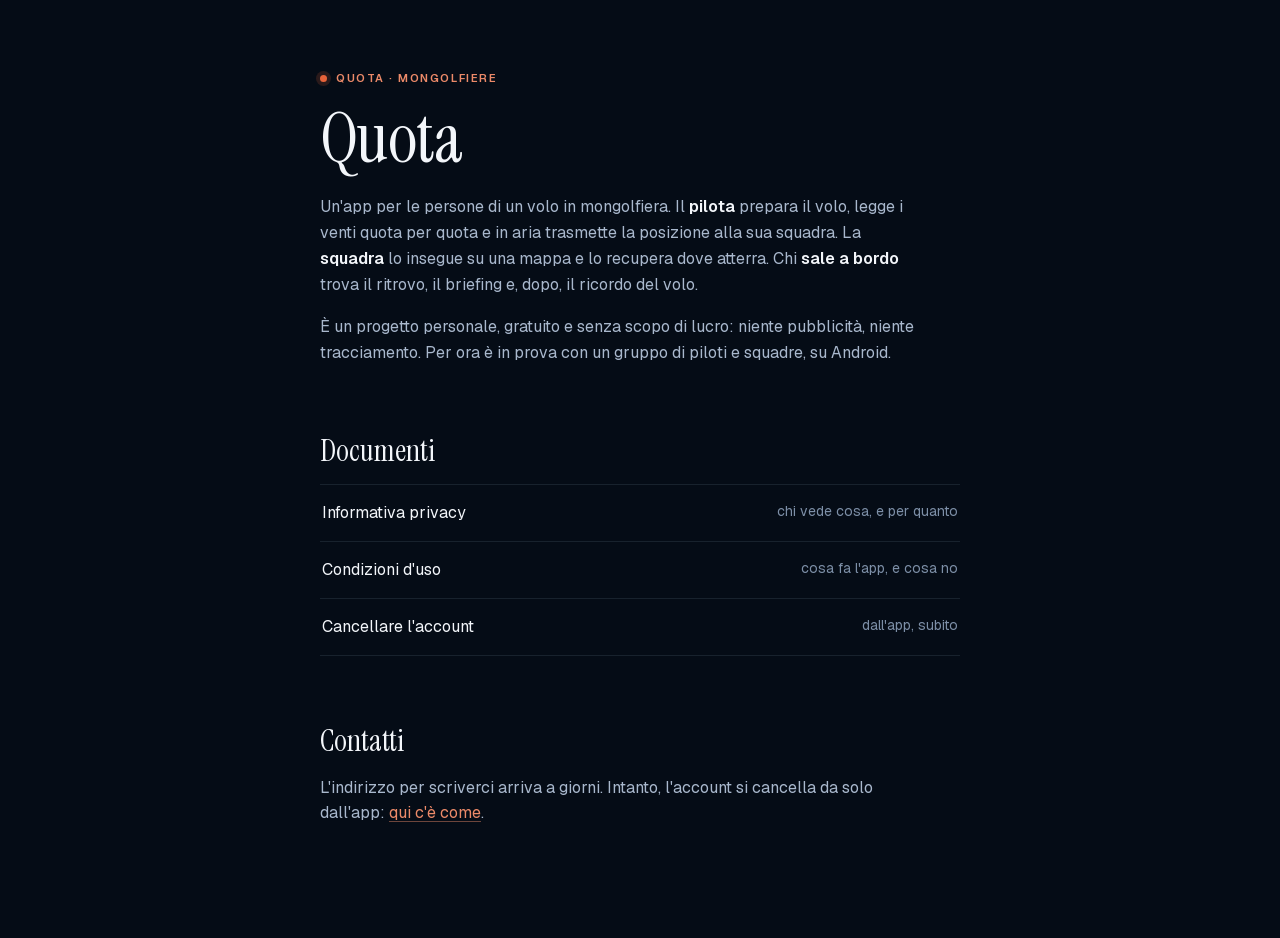
<file: index.html>
<!doctype html>
<html lang="it">
<meta charset="utf-8">
<meta name="viewport" content="width=device-width, initial-scale=1">
<title>Quota</title>
<meta name="description" content="Quota: un'app gratuita per chi vola in mongolfiera, per la squadra che lo insegue e per chi sale a bordo.">
<!-- La pagina d'ingresso del sito pubblico (GitHub Pages, 3 novembre 2026).
     Non è la home di web/index.html: quella racconta un'app di settembre
     («guardare non serve un account», «piloti su invito della direzione») e
     va riscritta prima di uscire. Qui c'è solo quello che è vero oggi, e le
     tre pagine che gli store vogliono raggiungibili. Le legali rimandano a
     `index.html#contatti`: la sezione deve restare. -->
<link rel="icon" href="data:image/svg+xml,%3Csvg xmlns='http://www.w3.org/2000/svg' viewBox='0 0 64 80'%3E%3Cpath fill='%23E8633A' d='M32 3c14 0 23 11 23 24 0 12-9 22-16 29l-1 4H26l-1-4C18 49 9 39 9 27 9 14 18 3 32 3Z'/%3E%3Crect x='27' y='61' width='10' height='8' rx='2' fill='%235C5040'/%3E%3C/svg%3E">
<link rel="stylesheet" href="fonts.css">
<style>
:root{--e300:#EC8A69;--e400:#E8633A;--d900:#050C16;--d700:#0F1E30;
  --line:rgba(198,219,245,.10);--ink1:#F3F6FA;--ink2:#A9B8CD;--ink3:#7D8FA7;
  --disp:"Instrument Serif",Georgia,serif;--ui:"Geist",system-ui,sans-serif;color-scheme:dark}
*{box-sizing:border-box}
body{margin:0;background:var(--d900);color:var(--ink1);font-family:var(--ui);
  font-size:16px;line-height:1.62;-webkit-font-smoothing:antialiased}
.wrap{max-width:44rem;margin:0 auto;padding:clamp(2rem,6vw,4rem) clamp(1.1rem,4vw,2rem) 6rem}
h1{font-family:var(--disp);font-weight:400;font-size:clamp(3rem,10vw,4.4rem);line-height:1;
  letter-spacing:-.01em;margin:0 0 .3em}
h2{font-family:var(--disp);font-weight:400;font-size:clamp(1.5rem,4vw,1.9rem);line-height:1.2;
  margin:2.2em 0 .5em;text-wrap:balance}
p{margin:0 0 1em;color:var(--ink2);max-width:38rem}
b{color:var(--ink1);font-weight:600}
a{color:var(--e300);text-decoration:underline;text-underline-offset:.18em;
  text-decoration-thickness:1px;text-decoration-color:rgba(236,138,105,.45)}
a:hover{text-decoration-color:var(--e300)}
a:focus-visible{outline:2px solid var(--e400);outline-offset:3px;border-radius:2px}
.marchio{display:inline-flex;align-items:center;gap:9px;font-size:11px;font-weight:600;
  letter-spacing:.14em;text-transform:uppercase;color:var(--e300);margin-bottom:1.4em}
.marchio i{width:7px;height:7px;border-radius:50%;background:var(--e400);box-shadow:0 0 0 4px rgba(232,99,58,.16)}
.pagine{list-style:none;margin:0;padding:0;border-top:1px solid var(--line)}
.pagine li{border-bottom:1px solid var(--line)}
.pagine a{display:flex;justify-content:space-between;gap:1rem;padding:15px 2px;text-decoration:none;color:var(--ink1)}
.pagine a span{color:var(--ink3);font-size:14px}
.pagine a:hover span{color:var(--e300)}
</style>
<div class="wrap">
  <span class="marchio"><i></i>Quota · mongolfiere</span>
  <h1>Quota</h1>
  <p>Un'app per le persone di un volo in mongolfiera. Il <b>pilota</b> prepara il volo, legge i venti quota per quota e in aria trasmette la posizione alla sua squadra. La <b>squadra</b> lo insegue su una mappa e lo recupera dove atterra. Chi <b>sale a bordo</b> trova il ritrovo, il briefing e, dopo, il ricordo del volo.</p>
  <p>È un progetto personale, gratuito e senza scopo di lucro: niente pubblicità, niente tracciamento. Per ora è in prova con un gruppo di piloti e squadre, su Android.</p>

  <h2>Documenti</h2>
  <ul class="pagine">
    <li><a href="privacy.html">Informativa privacy <span>chi vede cosa, e per quanto</span></a></li>
    <li><a href="condizioni.html">Condizioni d'uso <span>cosa fa l'app, e cosa no</span></a></li>
    <li><a href="cancella-account.html">Cancellare l'account <span>dall'app, subito</span></a></li>
  </ul>

  <h2 id="contatti">Contatti</h2>
  <p>L'indirizzo per scriverci arriva a giorni. Intanto, l'account si cancella da solo dall'app: <a href="cancella-account.html">qui c'è come</a>.</p>
</div>
</file>
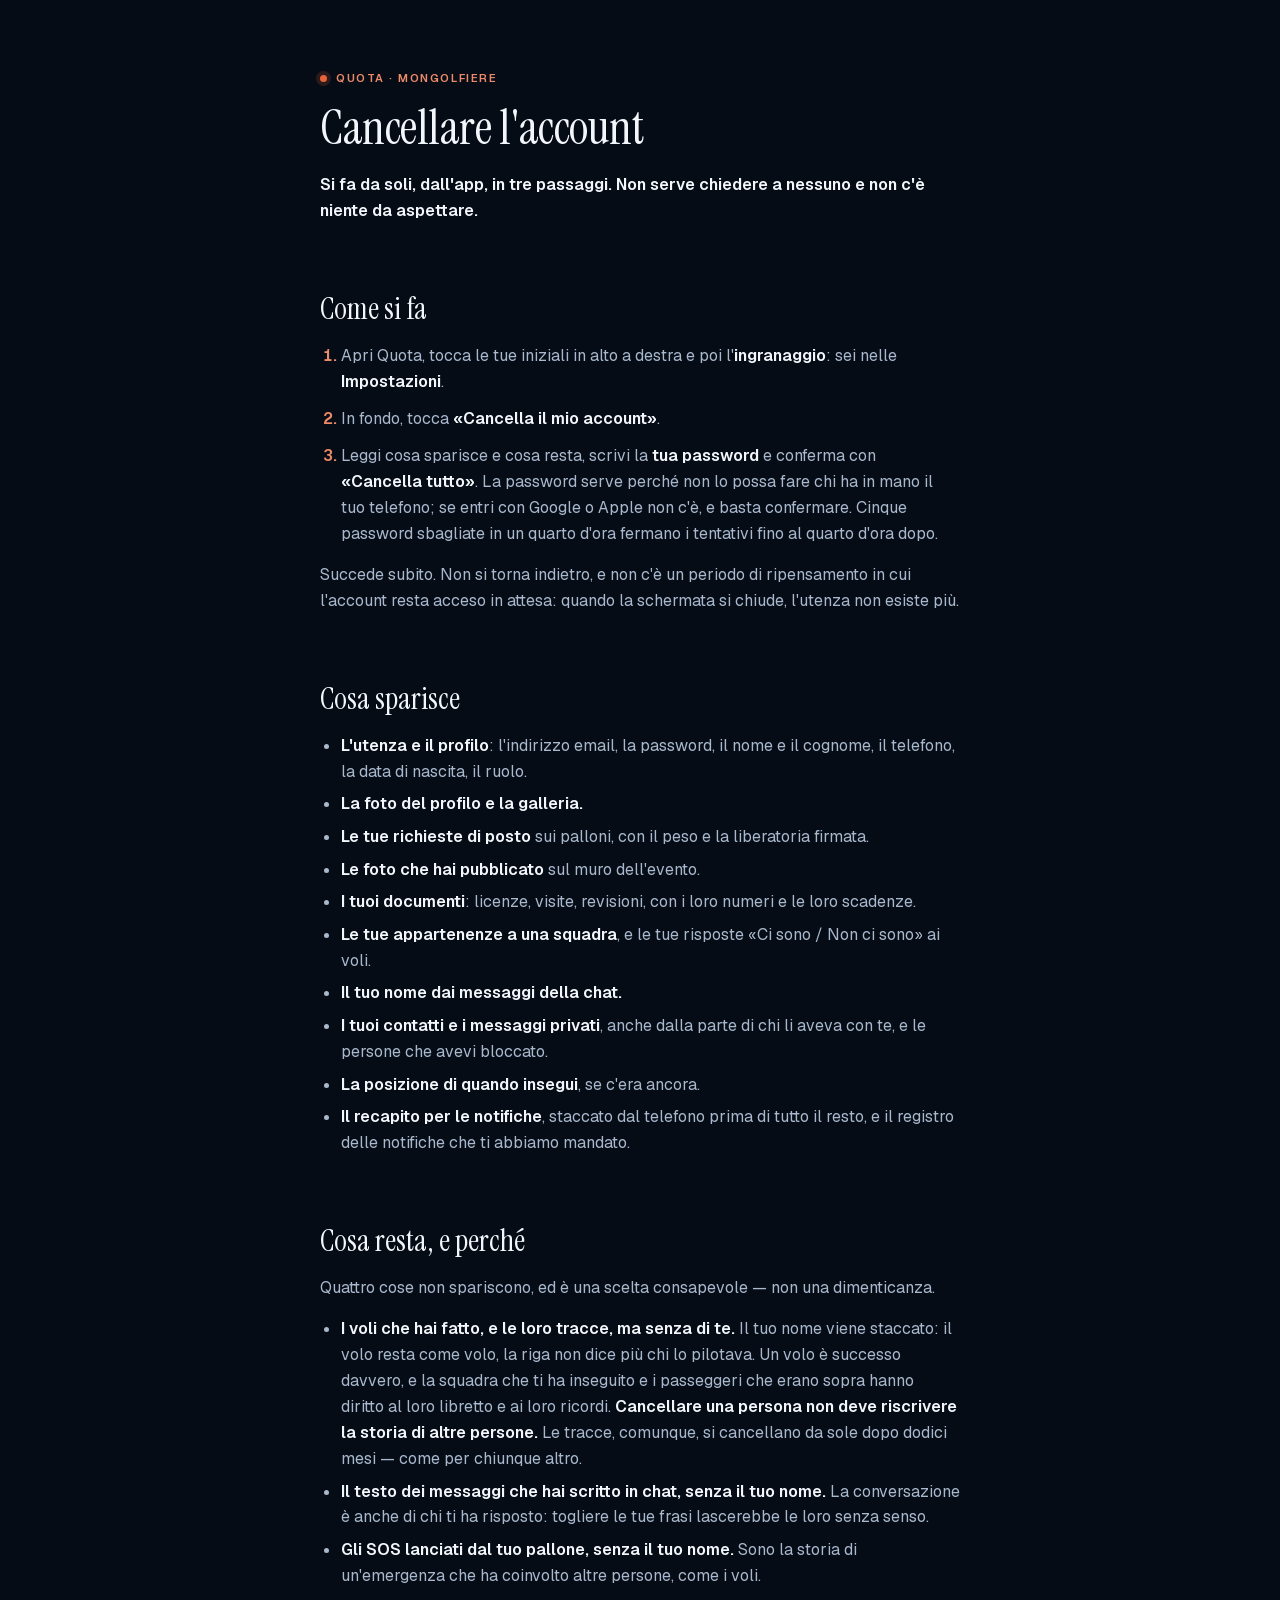
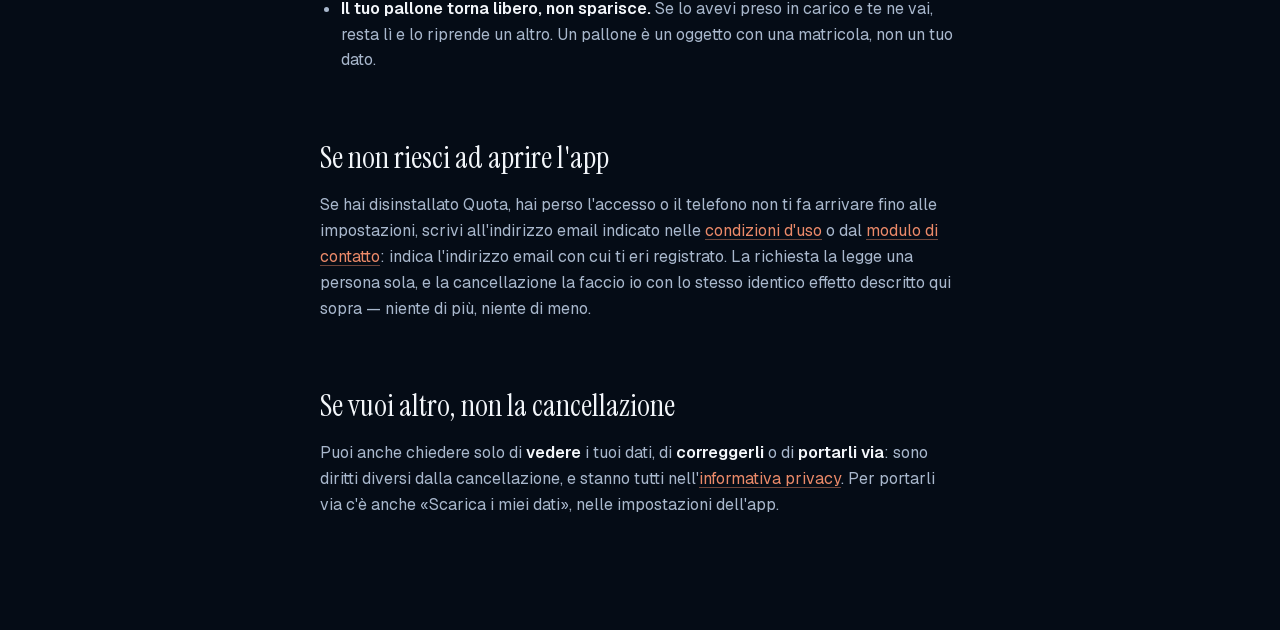
<file: cancella-account.html>
<!doctype html>
<html lang="it">
<meta charset="utf-8">
<meta name="viewport" content="width=device-width, initial-scale=1">
<title>Cancellare l'account di Quota</title>
<link rel="icon" href="data:image/svg+xml,%3Csvg xmlns='http://www.w3.org/2000/svg' viewBox='0 0 64 80'%3E%3Cpath fill='%23E8633A' d='M32 3c14 0 23 11 23 24 0 12-9 22-16 29l-1 4H26l-1-4C18 49 9 39 9 27 9 14 18 3 32 3Z'/%3E%3Crect x='27' y='61' width='10' height='8' rx='2' fill='%235C5040'/%3E%3C/svg%3E">
<link rel="stylesheet" href="fonts.css">
<style>
:root{--e300:#EC8A69;--e400:#E8633A;--d900:#050C16;--d800:#0A1523;--d700:#0F1E30;
  --line:rgba(198,219,245,.10);--ink1:#F3F6FA;--ink2:#A9B8CD;--ink3:#7D8FA7;
  --disp:"Instrument Serif",Georgia,serif;--ui:"Geist",system-ui,sans-serif;--mono:"JetBrains Mono",ui-monospace,monospace}
*{box-sizing:border-box}
body{margin:0;background:var(--d900);color:var(--ink1);font-family:var(--ui);
  font-size:16px;line-height:1.62;-webkit-font-smoothing:antialiased}
.wrap{max-width:44rem;margin:0 auto;padding:clamp(2rem,6vw,4rem) clamp(1.1rem,4vw,2rem) 6rem}
h1{font-family:var(--disp);font-weight:400;font-size:clamp(2.2rem,6vw,3rem);line-height:1.05;
  letter-spacing:-.01em;margin:0 0 .4em;text-wrap:balance}
h2{font-family:var(--disp);font-weight:400;font-size:clamp(1.5rem,4vw,1.9rem);line-height:1.2;
  margin:2.2em 0 .5em;text-wrap:balance}
h2,h3{scroll-margin-top:2.2rem}
h3{font-size:1.02rem;font-weight:600;margin:1.8em 0 .4em;color:var(--ink1)}
p,li{color:var(--ink2)}
p{margin:0 0 1em}
b{color:var(--ink1);font-weight:600}
ul,ol{margin:0 0 1em;padding-left:1.3rem}
li{margin-bottom:.42em}
ol li{margin-bottom:.7em}
ol li::marker{color:var(--e300);font-weight:600}
/* I link erano quelli di sistema: blu #0000EE su fondo #050C16, cioe' 2.09 di
   contrasto. L'arancio del marchio fa 7.85, e la sottolineatura c'e' perche' il
   colore da solo non basta a dire «e' un link». */
a{color:var(--e300);text-decoration:underline;text-underline-offset:.18em;
  text-decoration-thickness:1px;text-decoration-color:rgba(236,138,105,.45)}
a:hover{text-decoration-color:var(--e300)}
a:focus-visible{outline:2px solid var(--e400);outline-offset:3px;border-radius:2px}
code{font-family:var(--mono);font-size:.86em;background:var(--d700);padding:.1em .38em;border-radius:3px;color:var(--e300)}
.avviso{background:rgba(226,169,59,.10);border:1px solid rgba(226,169,59,.32);border-radius:12px;
  padding:15px 17px;margin:0 0 1.6em}
.avviso p{margin:0;color:#F0B23F;font-size:14.5px}
table{width:100%;border-collapse:collapse;margin:0 0 1.4em;font-size:14.5px;display:block;overflow-x:auto}
th,td{text-align:left;padding:10px 12px;border-bottom:1px solid var(--line);vertical-align:top}
th{color:var(--ink3);font-size:11px;letter-spacing:.1em;text-transform:uppercase;font-weight:600}
td{color:var(--ink2)}
.marchio{display:inline-flex;align-items:center;gap:9px;font-size:11px;font-weight:600;
  letter-spacing:.14em;text-transform:uppercase;color:var(--e300);margin-bottom:1.4em}
.marchio i{width:7px;height:7px;border-radius:50%;background:var(--e400);box-shadow:0 0 0 4px rgba(232,99,58,.16)}
</style>
<div class="wrap">
  <span class="marchio"><i></i>Quota · mongolfiere</span>
<h1>Cancellare l'account</h1>
<p><b>Si fa da soli, dall'app, in tre passaggi. Non serve chiedere a nessuno e non c'è niente da aspettare.</b></p>
<h2 id="come">Come si fa</h2>
<ol>
<li>Apri Quota, tocca le tue iniziali in alto a destra e poi l'<b>ingranaggio</b>: sei nelle <b>Impostazioni</b>.</li>
<li>In fondo, tocca <b>«Cancella il mio account»</b>.</li>
<li>Leggi cosa sparisce e cosa resta, scrivi la <b>tua password</b> e conferma con <b>«Cancella tutto»</b>. La password serve perché non lo possa fare chi ha in mano il tuo telefono; se entri con Google o Apple non c'è, e basta confermare. Cinque password sbagliate in un quarto d'ora fermano i tentativi fino al quarto d'ora dopo.</li>
</ol>
<p>Succede subito. Non si torna indietro, e non c'è un periodo di ripensamento in cui l'account resta acceso in attesa: quando la schermata si chiude, l'utenza non esiste più.</p>
<h2 id="sparisce">Cosa sparisce</h2>
<ul>
<li><b>L'utenza e il profilo</b>: l'indirizzo email, la password, il nome e il cognome, il telefono, la data di nascita, il ruolo.</li>
<li><b>La foto del profilo e la galleria.</b></li>
<li><b>Le tue richieste di posto</b> sui palloni, con il peso e la liberatoria firmata.</li>
<li><b>Le foto che hai pubblicato</b> sul muro dell'evento.</li>
<li><b>I tuoi documenti</b>: licenze, visite, revisioni, con i loro numeri e le loro scadenze.</li>
<li><b>Le tue appartenenze a una squadra</b>, e le tue risposte «Ci sono / Non ci sono» ai voli.</li>
<li><b>Il tuo nome dai messaggi della chat.</b></li>
<li><b>I tuoi contatti e i messaggi privati</b>, anche dalla parte di chi li aveva con te, e le persone che avevi bloccato.</li>
<li><b>La posizione di quando insegui</b>, se c'era ancora.</li>
<li><b>Il recapito per le notifiche</b>, staccato dal telefono prima di tutto il resto, e il registro delle notifiche che ti abbiamo mandato.</li>
</ul>
<h2 id="resta">Cosa resta, e perché</h2>
<p>Quattro cose non spariscono, ed è una scelta consapevole — non una dimenticanza.</p>
<ul>
<li><b>I voli che hai fatto, e le loro tracce, ma senza di te.</b> Il tuo nome viene staccato: il volo resta come volo, la riga non dice più chi lo pilotava. Un volo è successo davvero, e la squadra che ti ha inseguito e i passeggeri che erano sopra hanno diritto al loro libretto e ai loro ricordi. <b>Cancellare una persona non deve riscrivere la storia di altre persone.</b> Le tracce, comunque, si cancellano da sole dopo dodici mesi — come per chiunque altro.</li>
<li><b>Il testo dei messaggi che hai scritto in chat, senza il tuo nome.</b> La conversazione è anche di chi ti ha risposto: togliere le tue frasi lascerebbe le loro senza senso.</li>
<li><b>Gli SOS lanciati dal tuo pallone, senza il tuo nome.</b> Sono la storia di un'emergenza che ha coinvolto altre persone, come i voli.</li>
<li><b>Il tuo pallone torna libero, non sparisce.</b> Se lo avevi preso in carico e te ne vai, resta lì e lo riprende un altro. Un pallone è un oggetto con una matricola, non un tuo dato.</li>
</ul>
<h2 id="senza-app">Se non riesci ad aprire l'app</h2>
<p>Se hai disinstallato Quota, hai perso l'accesso o il telefono non ti fa arrivare fino alle impostazioni, scrivi all'indirizzo email indicato nelle <a href="condizioni.html#contatti">condizioni d'uso</a> o dal <a href="index.html#contatti">modulo di contatto</a>: indica l'indirizzo email con cui ti eri registrato. La richiesta la legge una persona sola, e la cancellazione la faccio io con lo stesso identico effetto descritto qui sopra — niente di più, niente di meno.</p>
<h2 id="altro">Se vuoi altro, non la cancellazione</h2>
<p>Puoi anche chiedere solo di <b>vedere</b> i tuoi dati, di <b>correggerli</b> o di <b>portarli via</b>: sono diritti diversi dalla cancellazione, e stanno tutti nell'<a href="privacy.html#diritti">informativa privacy</a>. Per portarli via c'è anche «Scarica i miei dati», nelle impostazioni dell'app.</p>
</div>
</file>
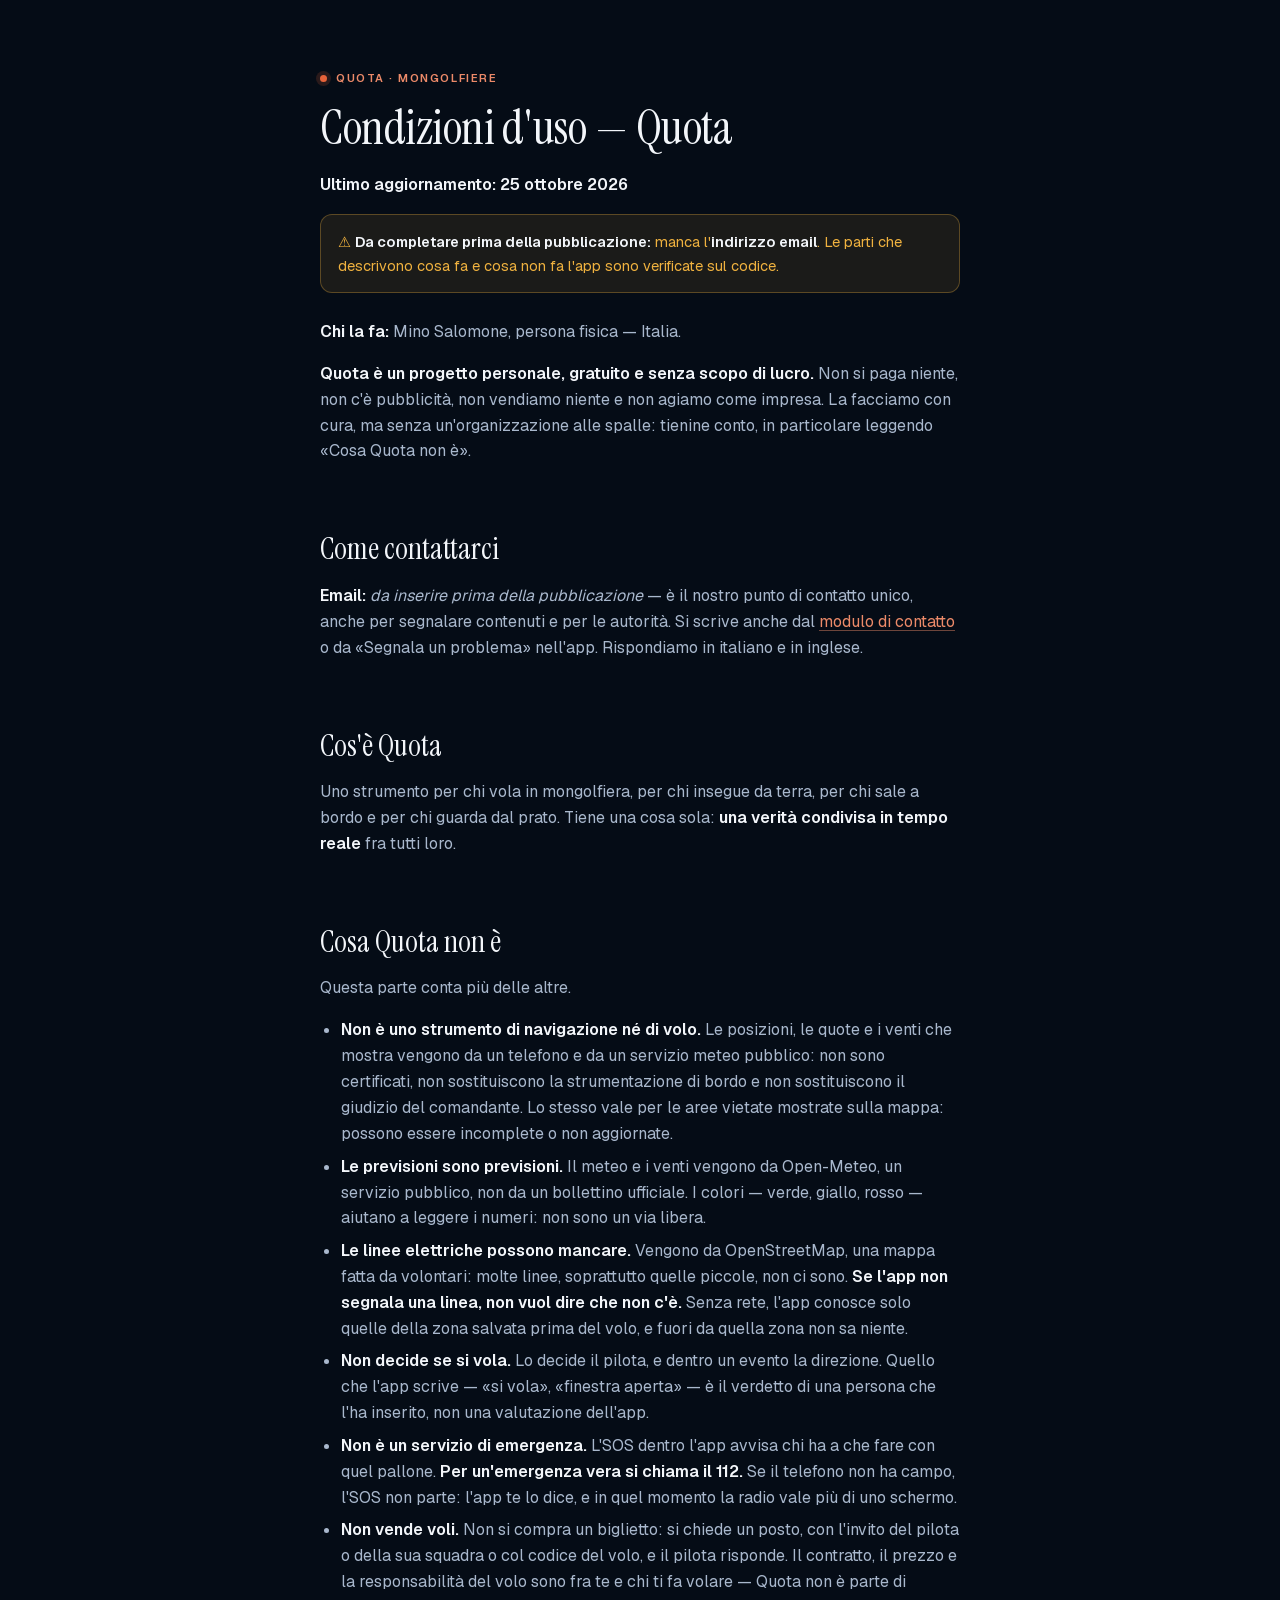
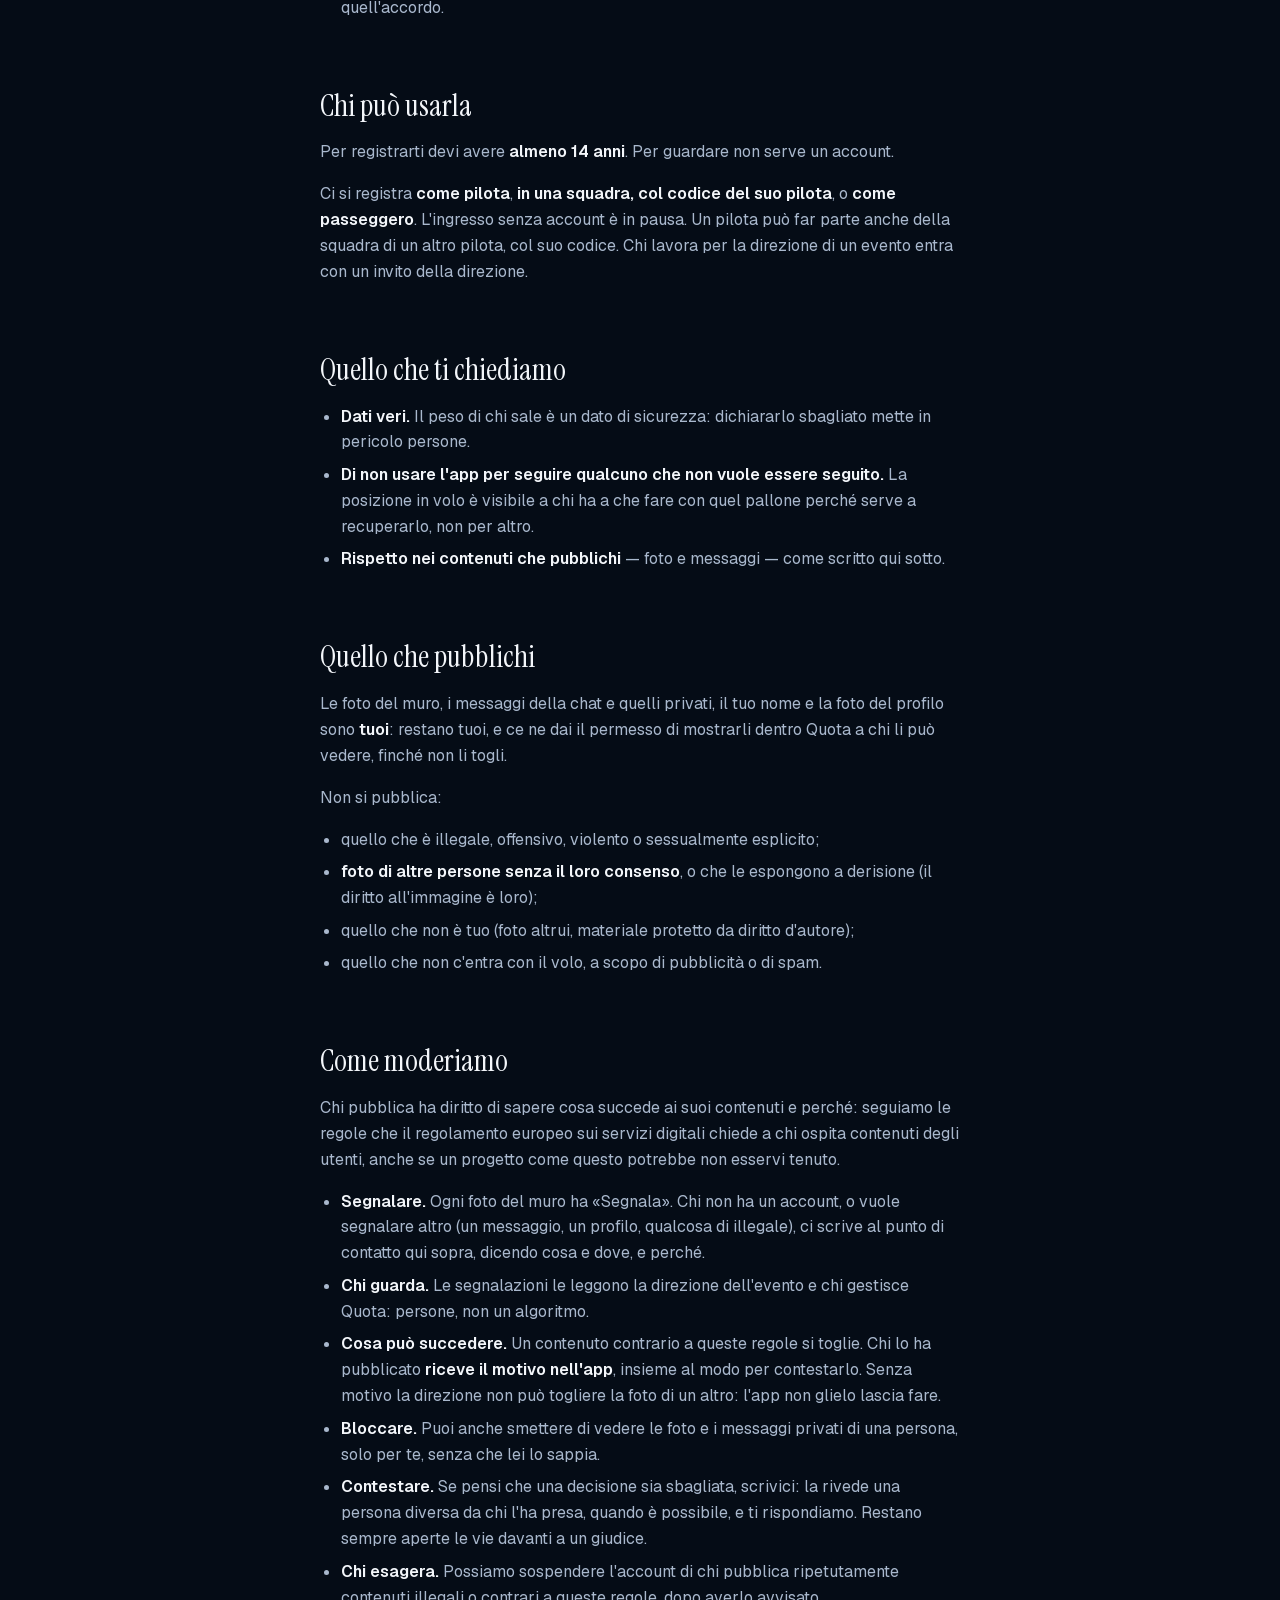
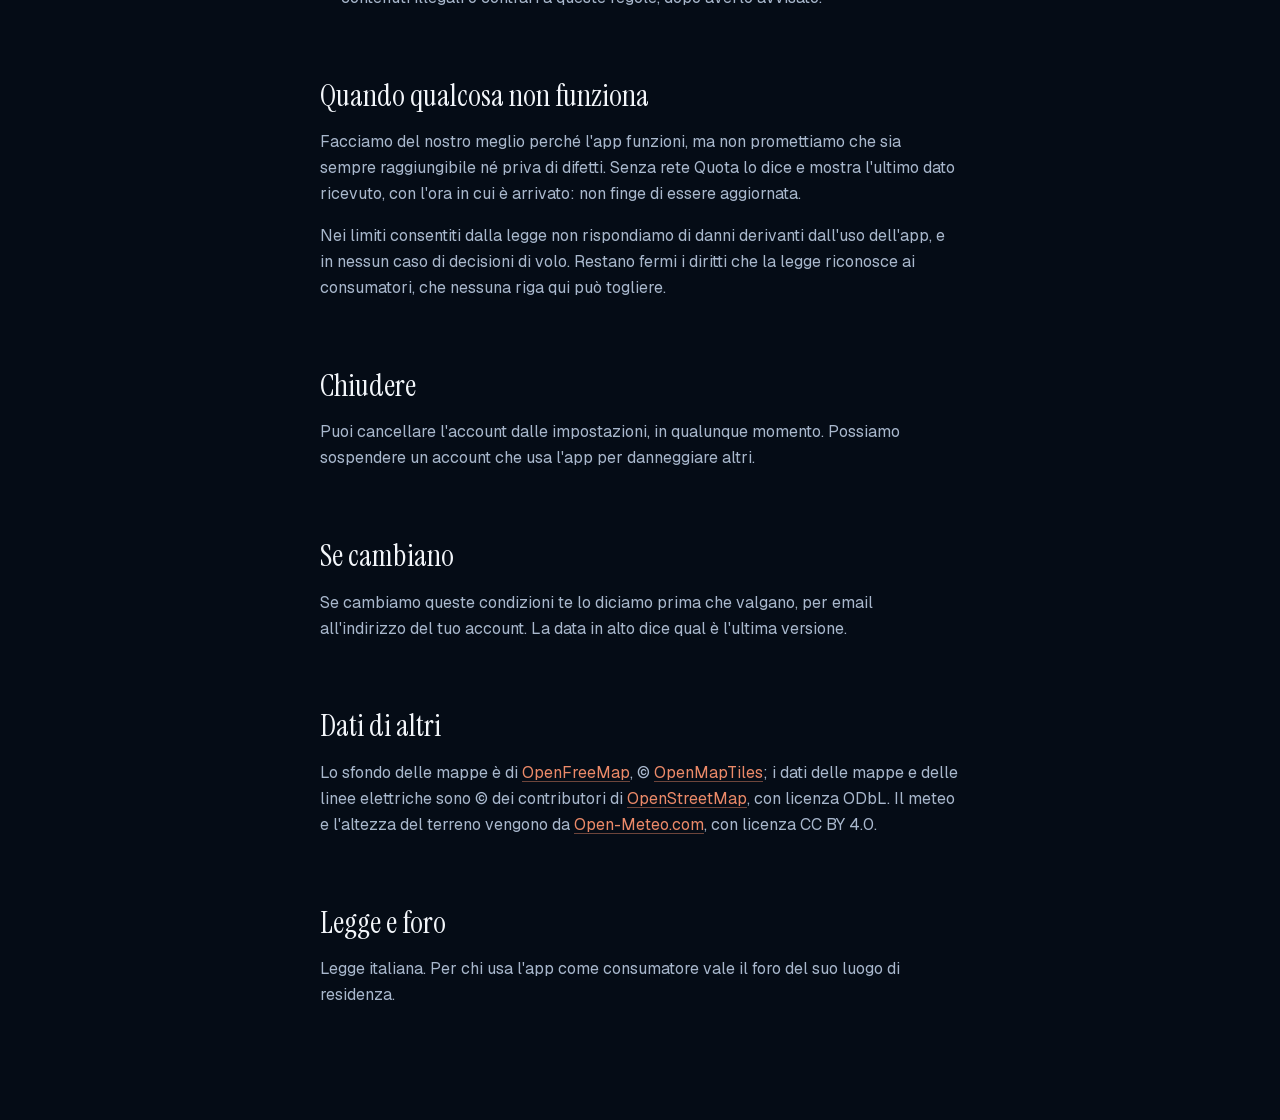
<file: condizioni.html>
<!doctype html>
<html lang="it">
<meta charset="utf-8">
<meta name="viewport" content="width=device-width, initial-scale=1">
<title>Condizioni d'uso di Quota</title>
<link rel="icon" href="data:image/svg+xml,%3Csvg xmlns='http://www.w3.org/2000/svg' viewBox='0 0 64 80'%3E%3Cpath fill='%23E8633A' d='M32 3c14 0 23 11 23 24 0 12-9 22-16 29l-1 4H26l-1-4C18 49 9 39 9 27 9 14 18 3 32 3Z'/%3E%3Crect x='27' y='61' width='10' height='8' rx='2' fill='%235C5040'/%3E%3C/svg%3E">
<link rel="stylesheet" href="fonts.css">
<style>
:root{--e300:#EC8A69;--e400:#E8633A;--d900:#050C16;--d800:#0A1523;--d700:#0F1E30;
  --line:rgba(198,219,245,.10);--ink1:#F3F6FA;--ink2:#A9B8CD;--ink3:#7D8FA7;
  --disp:"Instrument Serif",Georgia,serif;--ui:"Geist",system-ui,sans-serif;--mono:"JetBrains Mono",ui-monospace,monospace}
*{box-sizing:border-box}
body{margin:0;background:var(--d900);color:var(--ink1);font-family:var(--ui);
  font-size:16px;line-height:1.62;-webkit-font-smoothing:antialiased}
.wrap{max-width:44rem;margin:0 auto;padding:clamp(2rem,6vw,4rem) clamp(1.1rem,4vw,2rem) 6rem}
h1{font-family:var(--disp);font-weight:400;font-size:clamp(2.2rem,6vw,3rem);line-height:1.05;
  letter-spacing:-.01em;margin:0 0 .4em;text-wrap:balance}
h2{font-family:var(--disp);font-weight:400;font-size:clamp(1.5rem,4vw,1.9rem);line-height:1.2;
  margin:2.2em 0 .5em;text-wrap:balance}
h2,h3{scroll-margin-top:2.2rem}
h3{font-size:1.02rem;font-weight:600;margin:1.8em 0 .4em;color:var(--ink1)}
p,li{color:var(--ink2)}
p{margin:0 0 1em}
b{color:var(--ink1);font-weight:600}
ul,ol{margin:0 0 1em;padding-left:1.3rem}
li{margin-bottom:.42em}
ol li{margin-bottom:.7em}
ol li::marker{color:var(--e300);font-weight:600}
/* I link erano quelli di sistema: blu #0000EE su fondo #050C16, cioe' 2.09 di
   contrasto. L'arancio del marchio fa 7.85, e la sottolineatura c'e' perche' il
   colore da solo non basta a dire «e' un link». */
a{color:var(--e300);text-decoration:underline;text-underline-offset:.18em;
  text-decoration-thickness:1px;text-decoration-color:rgba(236,138,105,.45)}
a:hover{text-decoration-color:var(--e300)}
a:focus-visible{outline:2px solid var(--e400);outline-offset:3px;border-radius:2px}
code{font-family:var(--mono);font-size:.86em;background:var(--d700);padding:.1em .38em;border-radius:3px;color:var(--e300)}
.avviso{background:rgba(226,169,59,.10);border:1px solid rgba(226,169,59,.32);border-radius:12px;
  padding:15px 17px;margin:0 0 1.6em}
.avviso p{margin:0;color:#F0B23F;font-size:14.5px}
table{width:100%;border-collapse:collapse;margin:0 0 1.4em;font-size:14.5px;display:block;overflow-x:auto}
th,td{text-align:left;padding:10px 12px;border-bottom:1px solid var(--line);vertical-align:top}
th{color:var(--ink3);font-size:11px;letter-spacing:.1em;text-transform:uppercase;font-weight:600}
td{color:var(--ink2)}
.marchio{display:inline-flex;align-items:center;gap:9px;font-size:11px;font-weight:600;
  letter-spacing:.14em;text-transform:uppercase;color:var(--e300);margin-bottom:1.4em}
.marchio i{width:7px;height:7px;border-radius:50%;background:var(--e400);box-shadow:0 0 0 4px rgba(232,99,58,.16)}
</style>
<div class="wrap">
  <span class="marchio"><i></i>Quota · mongolfiere</span>
<h1>Condizioni d'uso — Quota</h1>
<p><b>Ultimo aggiornamento: 25 ottobre 2026</b></p>
<div class="avviso"><p>⚠️ <b>Da completare prima della pubblicazione:</b> manca l'<b>indirizzo email</b>. Le parti che descrivono cosa fa e cosa non fa l'app sono verificate sul codice.</p></div>
<p><b>Chi la fa:</b> Mino Salomone, persona fisica — Italia.</p>
<p><b>Quota è un progetto personale, gratuito e senza scopo di lucro.</b> Non si paga niente, non c'è pubblicità, non vendiamo niente e non agiamo come impresa. La facciamo con cura, ma senza un'organizzazione alle spalle: tienine conto, in particolare leggendo «Cosa Quota non è».</p>
<h2 id="contatti">Come contattarci</h2>
<p><b>Email:</b> <i>da inserire prima della pubblicazione</i> — è il nostro punto di contatto unico, anche per segnalare contenuti e per le autorità. Si scrive anche dal <a href="index.html#contatti">modulo di contatto</a> o da «Segnala un problema» nell'app. Rispondiamo in italiano e in inglese.</p>
<h2>Cos'è Quota</h2>
<p>Uno strumento per chi vola in mongolfiera, per chi insegue da terra, per chi sale a bordo e per chi guarda dal prato. Tiene una cosa sola: <b>una verità condivisa in tempo reale</b> fra tutti loro.</p>
<h2>Cosa Quota non è</h2>
<p>Questa parte conta più delle altre.</p>
<ul>
<li><b>Non è uno strumento di navigazione né di volo.</b> Le posizioni, le quote e i venti che mostra vengono da un telefono e da un servizio meteo pubblico: non sono certificati, non sostituiscono la strumentazione di bordo e non sostituiscono il giudizio del comandante. Lo stesso vale per le aree vietate mostrate sulla mappa: possono essere incomplete o non aggiornate.</li>
<li><b>Le previsioni sono previsioni.</b> Il meteo e i venti vengono da Open-Meteo, un servizio pubblico, non da un bollettino ufficiale. I colori — verde, giallo, rosso — aiutano a leggere i numeri: non sono un via libera.</li>
<li><b>Le linee elettriche possono mancare.</b> Vengono da OpenStreetMap, una mappa fatta da volontari: molte linee, soprattutto quelle piccole, non ci sono. <b>Se l'app non segnala una linea, non vuol dire che non c'è.</b> Senza rete, l'app conosce solo quelle della zona salvata prima del volo, e fuori da quella zona non sa niente.</li>
<li><b>Non decide se si vola.</b> Lo decide il pilota, e dentro un evento la direzione. Quello che l'app scrive — «si vola», «finestra aperta» — è il verdetto di una persona che l'ha inserito, non una valutazione dell'app.</li>
<li><b>Non è un servizio di emergenza.</b> L'SOS dentro l'app avvisa chi ha a che fare con quel pallone. <b>Per un'emergenza vera si chiama il 112.</b> Se il telefono non ha campo, l'SOS non parte: l'app te lo dice, e in quel momento la radio vale più di uno schermo.</li>
<li><b>Non vende voli.</b> Non si compra un biglietto: si chiede un posto, con l'invito del pilota o della sua squadra o col codice del volo, e il pilota risponde. Il contratto, il prezzo e la responsabilità del volo sono fra te e chi ti fa volare — Quota non è parte di quell'accordo.</li>
</ul>
<h2>Chi può usarla</h2>
<p>Per registrarti devi avere <b>almeno 14 anni</b>. Per guardare non serve un account.</p>
<p>Ci si registra <b>come pilota</b>, <b>in una squadra, col codice del suo pilota</b>, o <b>come passeggero</b>. L'ingresso senza account è in pausa. Un pilota può far parte anche della squadra di un altro pilota, col suo codice. Chi lavora per la direzione di un evento entra con un invito della direzione.</p>
<h2>Quello che ti chiediamo</h2>
<ul>
<li><b>Dati veri.</b> Il peso di chi sale è un dato di sicurezza: dichiararlo sbagliato mette in pericolo persone.</li>
<li><b>Di non usare l'app per seguire qualcuno che non vuole essere seguito.</b> La posizione in volo è visibile a chi ha a che fare con quel pallone perché serve a recuperarlo, non per altro.</li>
<li><b>Rispetto nei contenuti che pubblichi</b> — foto e messaggi — come scritto qui sotto.</li>
</ul>
<h2 id="contenuti">Quello che pubblichi</h2>
<p>Le foto del muro, i messaggi della chat e quelli privati, il tuo nome e la foto del profilo sono <b>tuoi</b>: restano tuoi, e ce ne dai il permesso di mostrarli dentro Quota a chi li può vedere, finché non li togli.</p>
<p>Non si pubblica:</p>
<ul>
<li>quello che è illegale, offensivo, violento o sessualmente esplicito;</li>
<li><b>foto di altre persone senza il loro consenso</b>, o che le espongono a derisione (il diritto all'immagine è loro);</li>
<li>quello che non è tuo (foto altrui, materiale protetto da diritto d'autore);</li>
<li>quello che non c'entra con il volo, a scopo di pubblicità o di spam.</li>
</ul>
<h2 id="moderazione">Come moderiamo</h2>
<p>Chi pubblica ha diritto di sapere cosa succede ai suoi contenuti e perché: seguiamo le regole che il regolamento europeo sui servizi digitali chiede a chi ospita contenuti degli utenti, anche se un progetto come questo potrebbe non esservi tenuto.</p>
<ul>
<li><b>Segnalare.</b> Ogni foto del muro ha «Segnala». Chi non ha un account, o vuole segnalare altro (un messaggio, un profilo, qualcosa di illegale), ci scrive al punto di contatto qui sopra, dicendo cosa e dove, e perché.</li>
<li><b>Chi guarda.</b> Le segnalazioni le leggono la direzione dell'evento e chi gestisce Quota: persone, non un algoritmo.</li>
<li><b>Cosa può succedere.</b> Un contenuto contrario a queste regole si toglie. Chi lo ha pubblicato <b>riceve il motivo nell'app</b>, insieme al modo per contestarlo. Senza motivo la direzione non può togliere la foto di un altro: l'app non glielo lascia fare.</li>
<li><b>Bloccare.</b> Puoi anche smettere di vedere le foto e i messaggi privati di una persona, solo per te, senza che lei lo sappia.</li>
<li><b>Contestare.</b> Se pensi che una decisione sia sbagliata, scrivici: la rivede una persona diversa da chi l'ha presa, quando è possibile, e ti rispondiamo. Restano sempre aperte le vie davanti a un giudice.</li>
<li><b>Chi esagera.</b> Possiamo sospendere l'account di chi pubblica ripetutamente contenuti illegali o contrari a queste regole, dopo averlo avvisato.</li>
</ul>
<h2>Quando qualcosa non funziona</h2>
<p>Facciamo del nostro meglio perché l'app funzioni, ma non promettiamo che sia sempre raggiungibile né priva di difetti. Senza rete Quota lo dice e mostra l'ultimo dato ricevuto, con l'ora in cui è arrivato: non finge di essere aggiornata.</p>
<p>Nei limiti consentiti dalla legge non rispondiamo di danni derivanti dall'uso dell'app, e in nessun caso di decisioni di volo. Restano fermi i diritti che la legge riconosce ai consumatori, che nessuna riga qui può togliere.</p>
<h2>Chiudere</h2>
<p>Puoi cancellare l'account dalle impostazioni, in qualunque momento. Possiamo sospendere un account che usa l'app per danneggiare altri.</p>
<h2>Se cambiano</h2>
<p>Se cambiamo queste condizioni te lo diciamo prima che valgano, per email all'indirizzo del tuo account. La data in alto dice qual è l'ultima versione.</p>
<h2 id="fonti">Dati di altri</h2>
<p>Lo sfondo delle mappe è di <a href="https://openfreemap.org/">OpenFreeMap</a>, © <a href="https://openmaptiles.org/">OpenMapTiles</a>; i dati delle mappe e delle linee elettriche sono © dei contributori di <a href="https://www.openstreetmap.org/copyright">OpenStreetMap</a>, con licenza ODbL. Il meteo e l'altezza del terreno vengono da <a href="https://open-meteo.com/">Open-Meteo.com</a>, con licenza CC BY 4.0.</p>
<h2>Legge e foro</h2>
<p>Legge italiana. Per chi usa l'app come consumatore vale il foro del suo luogo di residenza.</p>
</div>
</file>
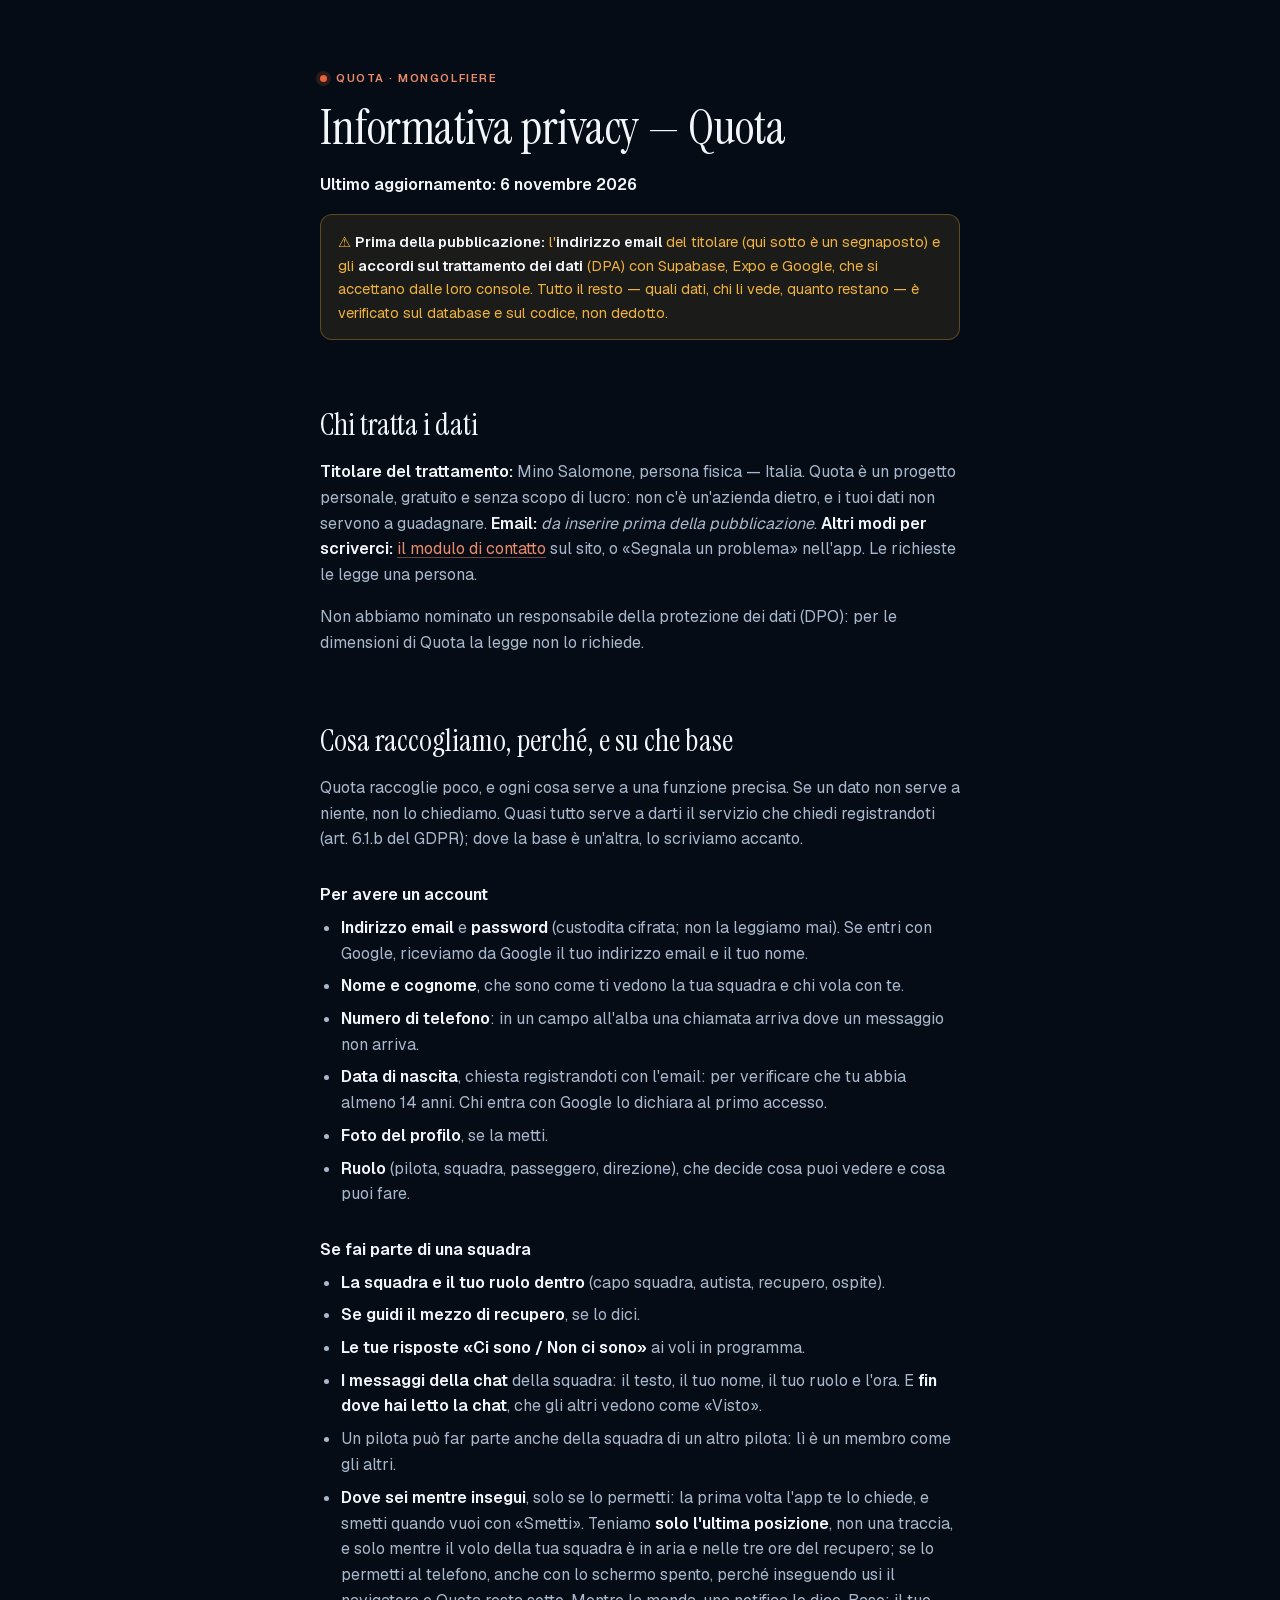
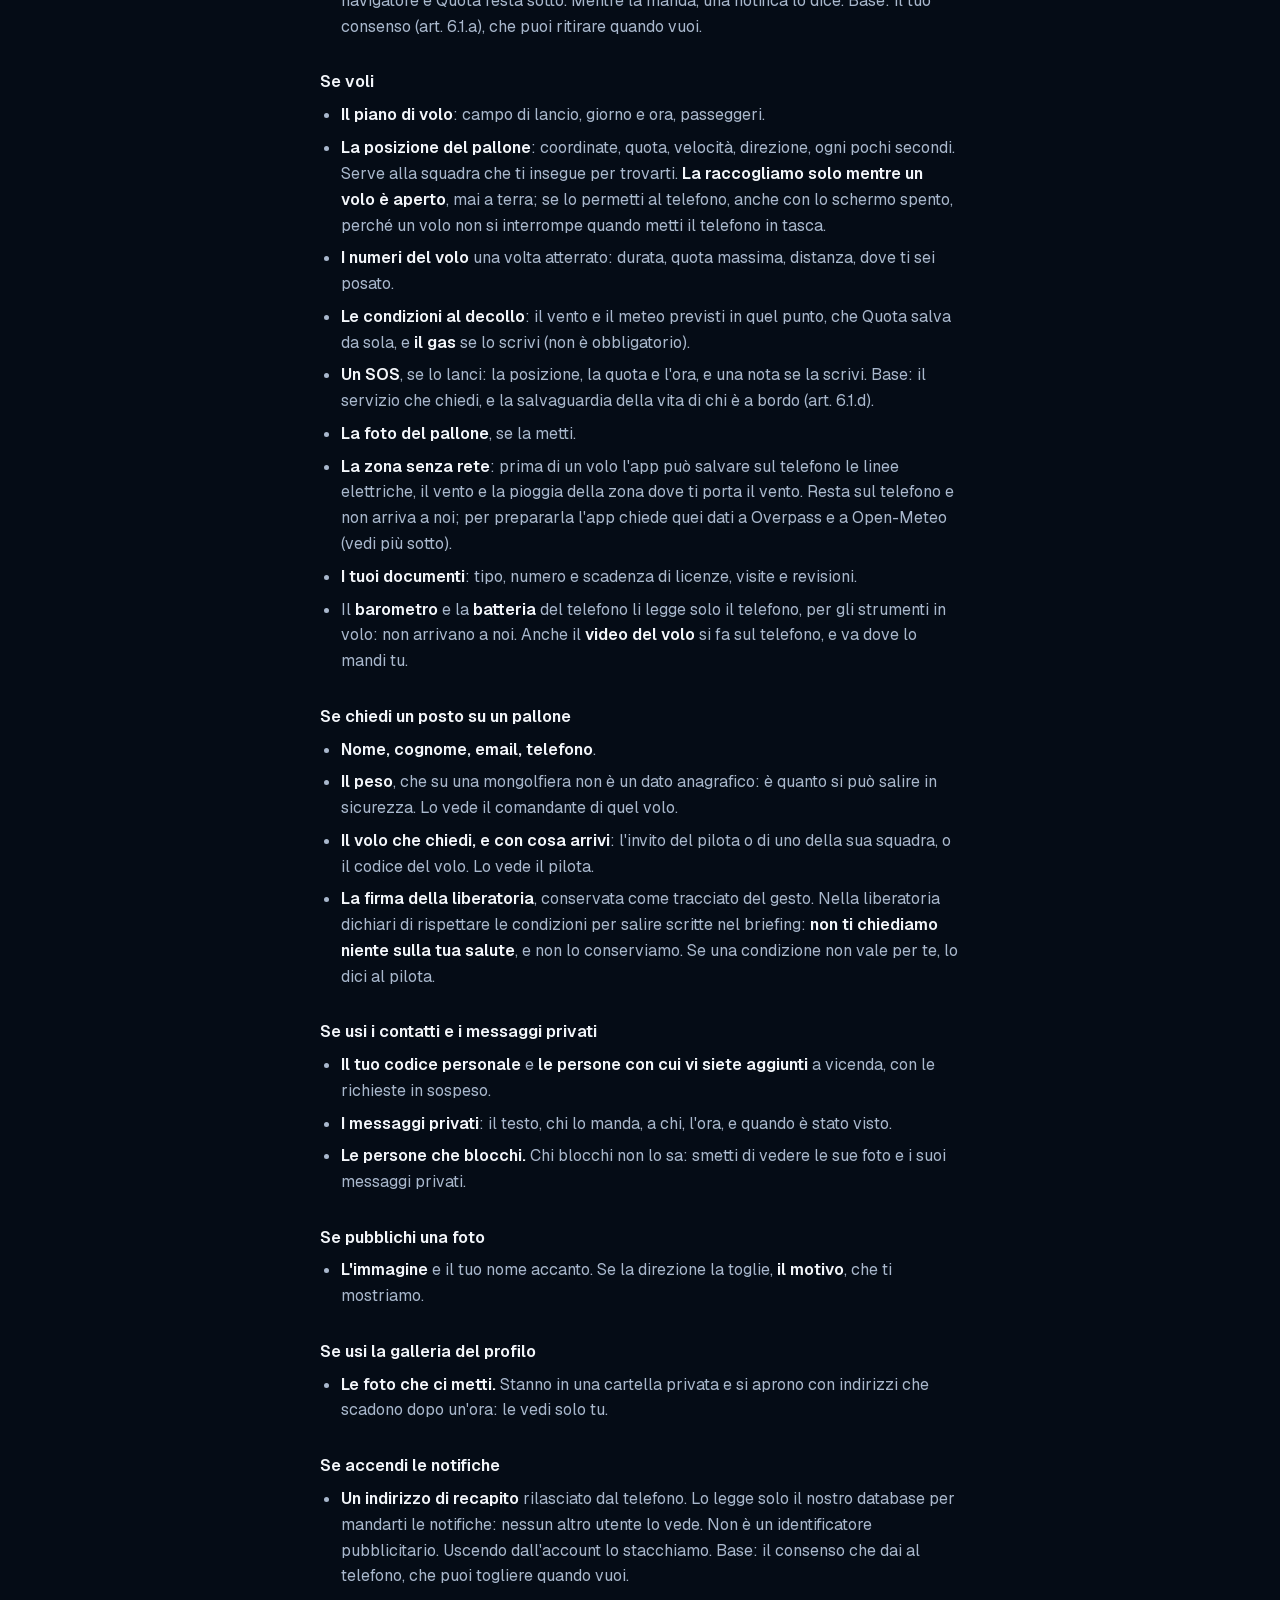
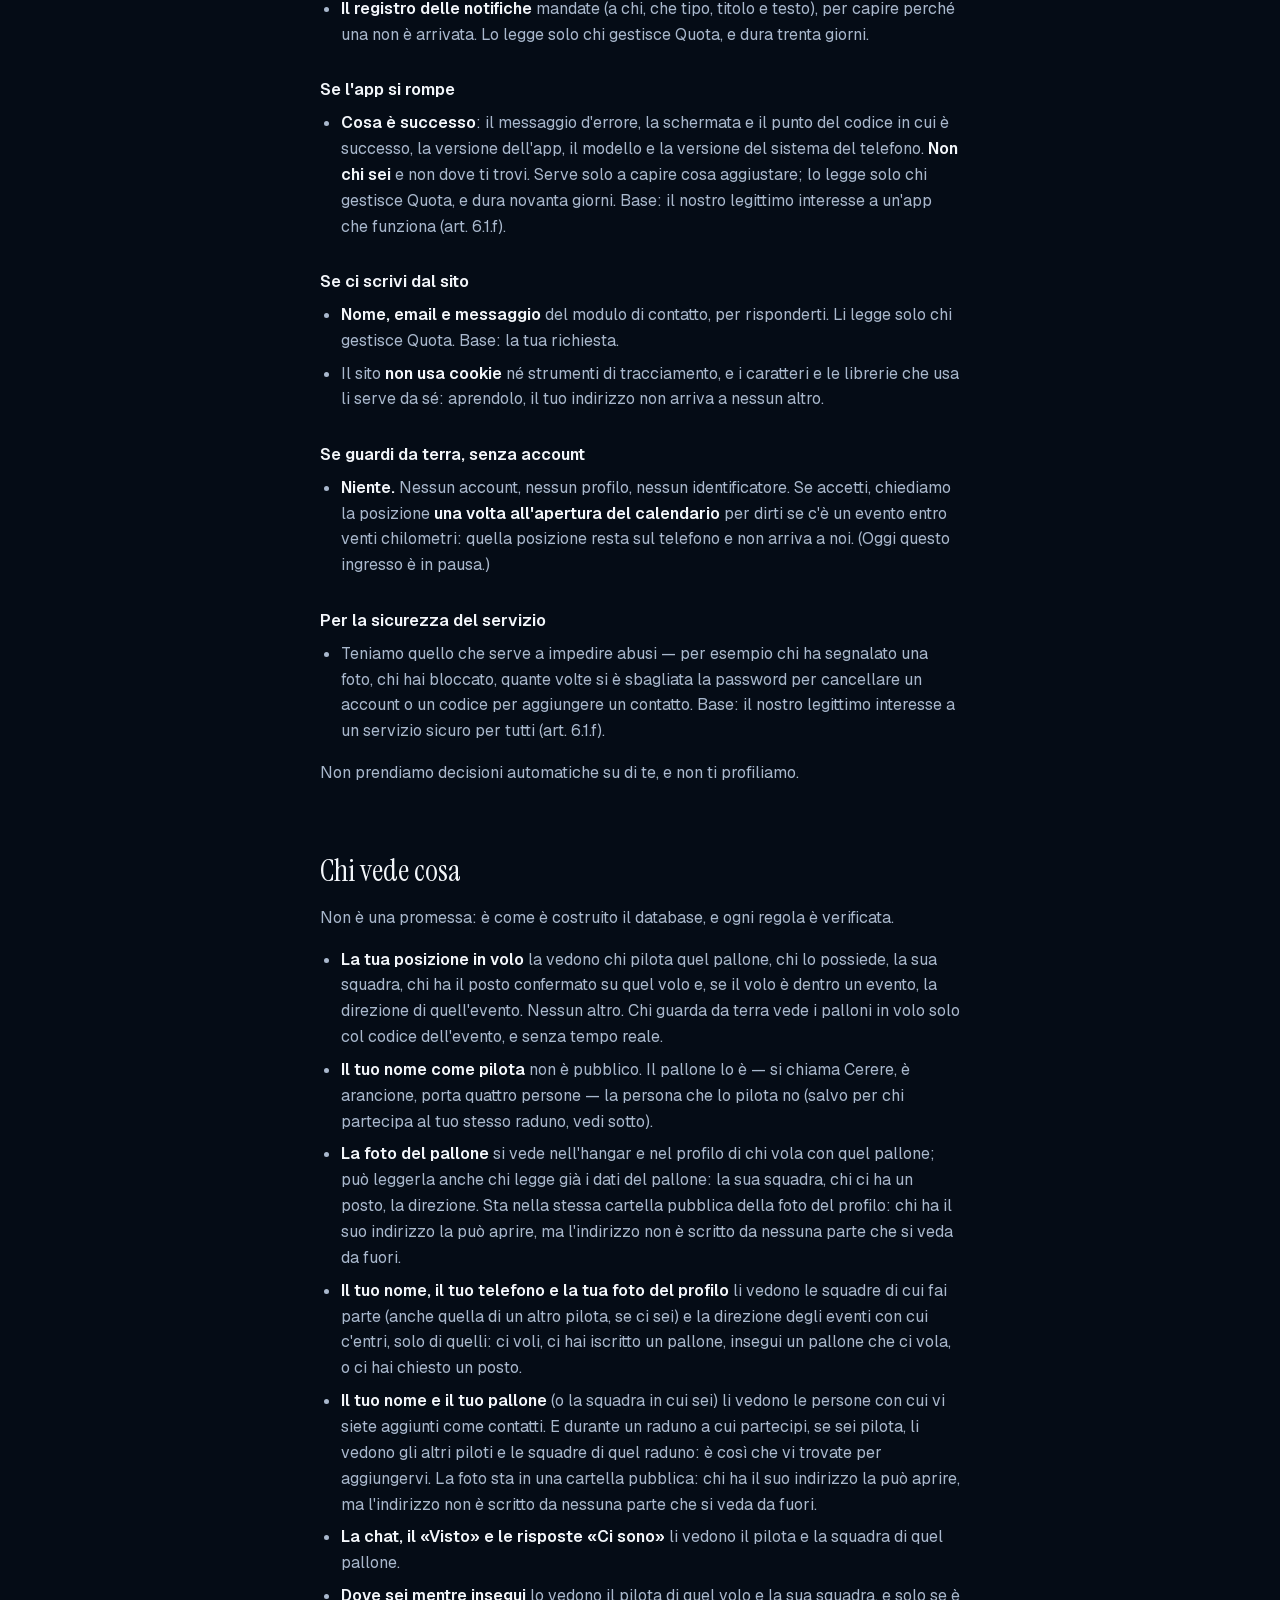
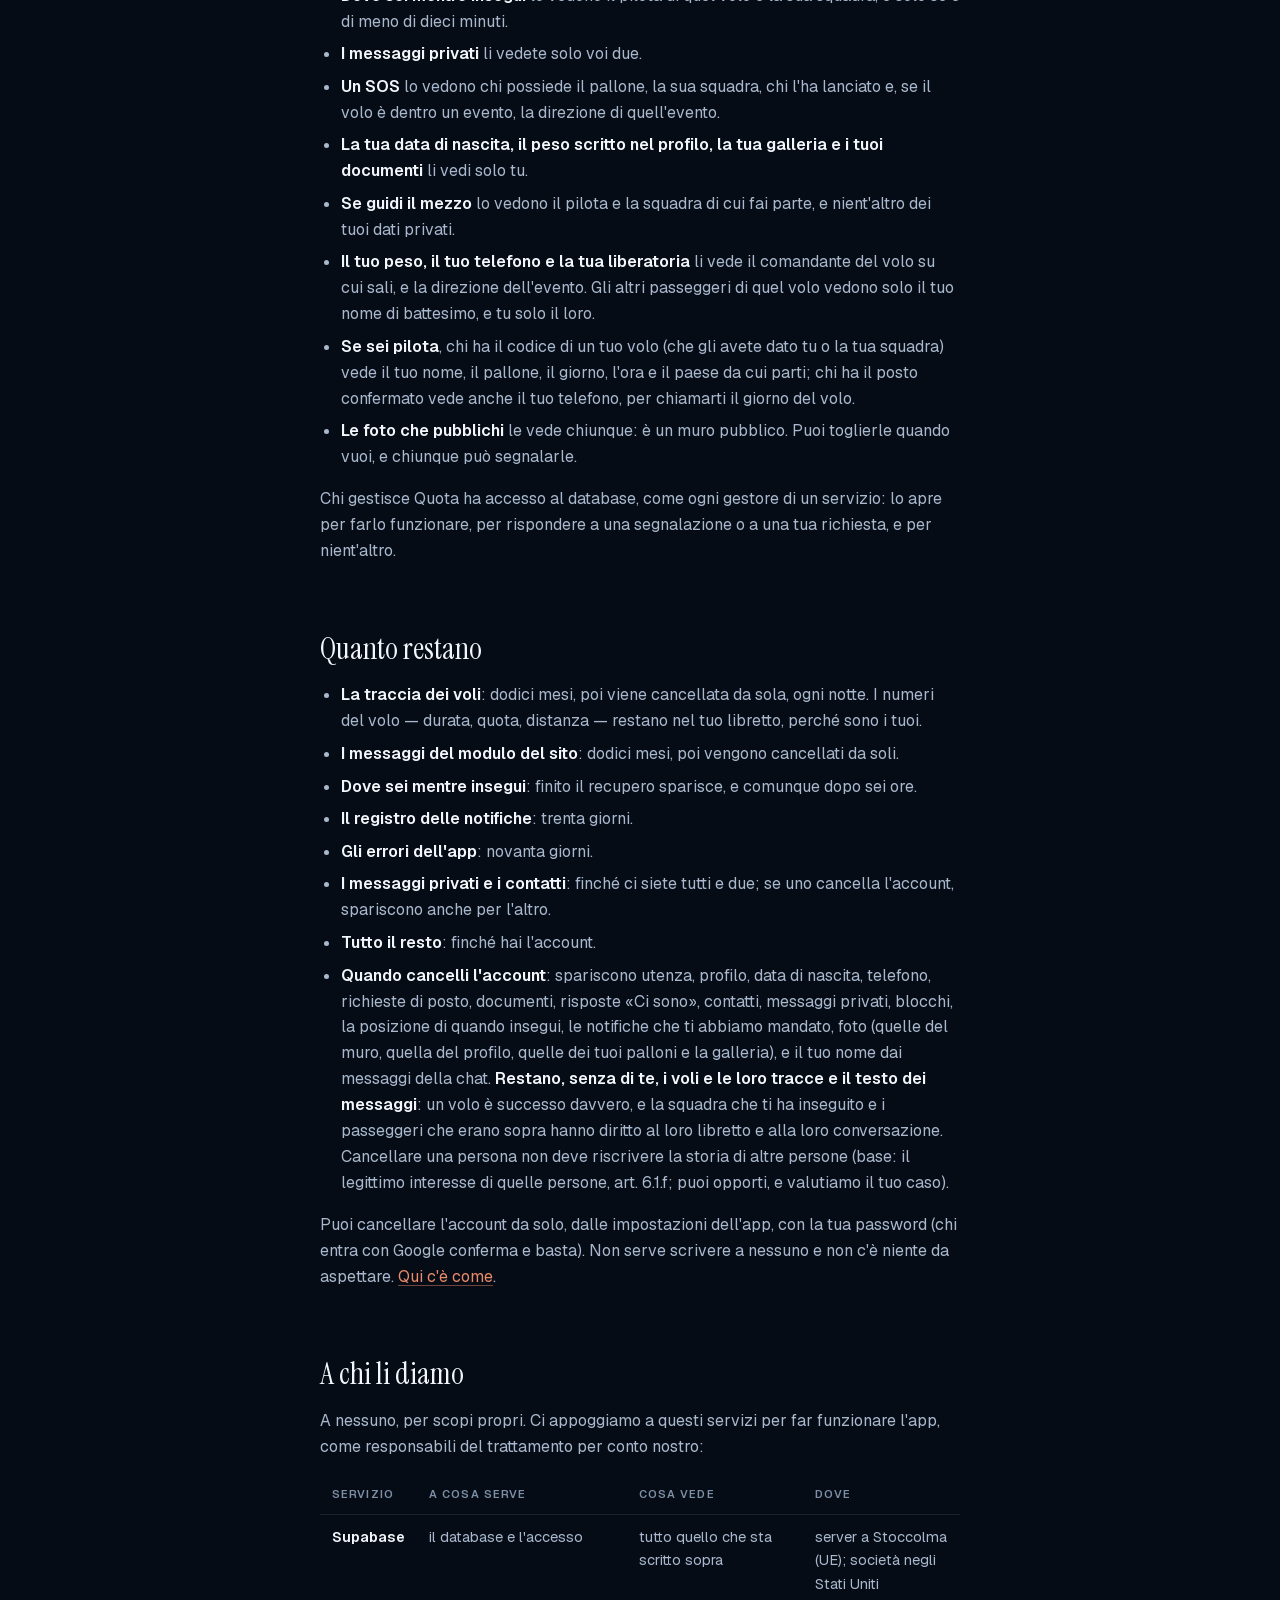
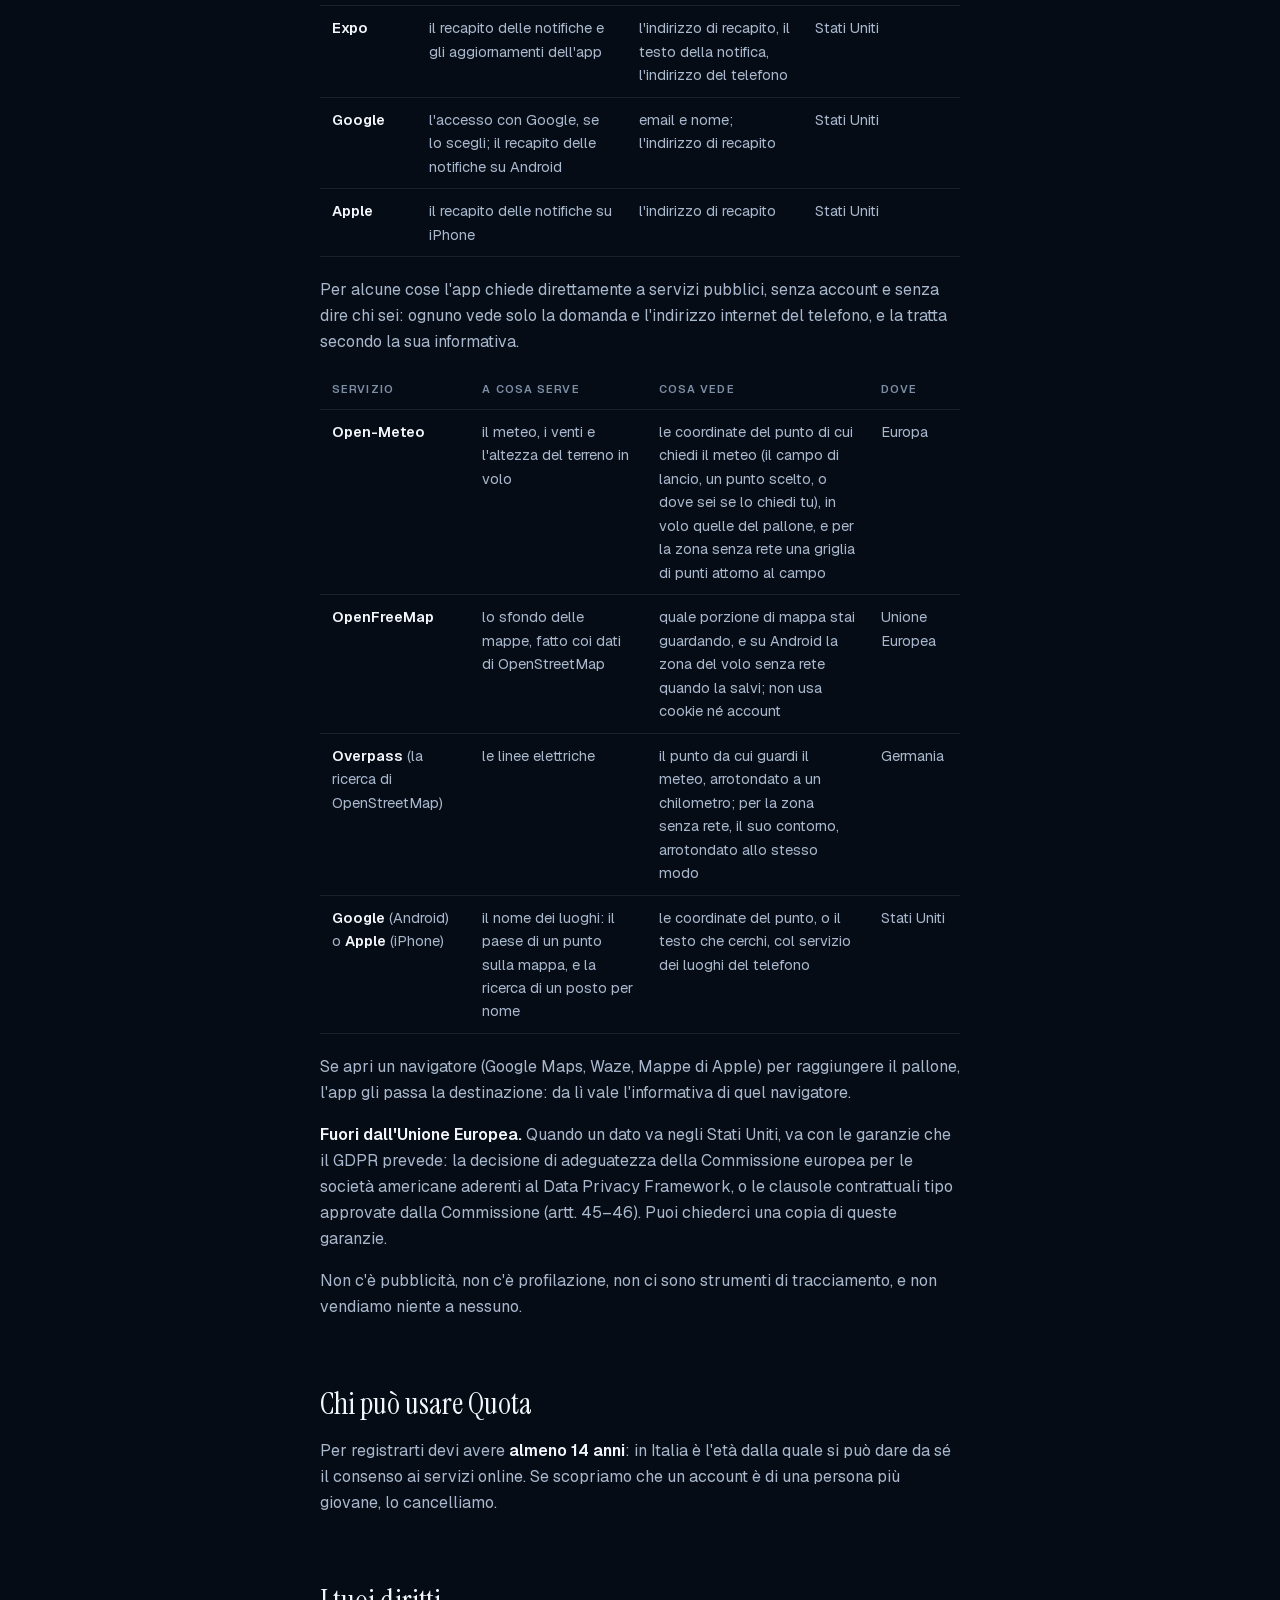
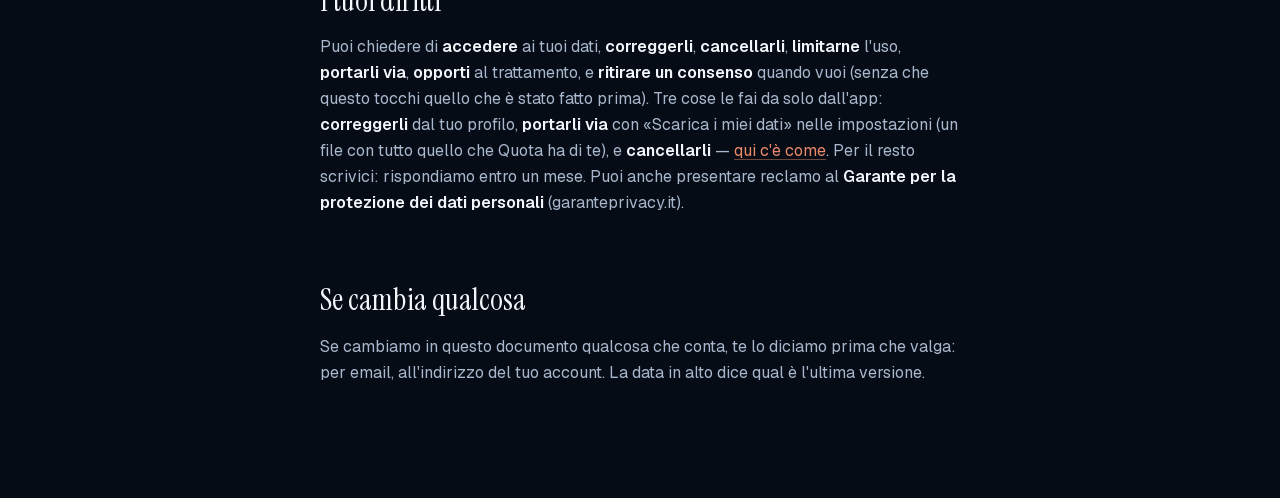
<file: privacy.html>
<!doctype html>
<html lang="it">
<meta charset="utf-8">
<meta name="viewport" content="width=device-width, initial-scale=1">
<title>Informativa privacy di Quota</title>
<link rel="icon" href="data:image/svg+xml,%3Csvg xmlns='http://www.w3.org/2000/svg' viewBox='0 0 64 80'%3E%3Cpath fill='%23E8633A' d='M32 3c14 0 23 11 23 24 0 12-9 22-16 29l-1 4H26l-1-4C18 49 9 39 9 27 9 14 18 3 32 3Z'/%3E%3Crect x='27' y='61' width='10' height='8' rx='2' fill='%235C5040'/%3E%3C/svg%3E">
<link rel="stylesheet" href="fonts.css">
<style>
:root{--e300:#EC8A69;--e400:#E8633A;--d900:#050C16;--d800:#0A1523;--d700:#0F1E30;
  --line:rgba(198,219,245,.10);--ink1:#F3F6FA;--ink2:#A9B8CD;--ink3:#7D8FA7;
  --disp:"Instrument Serif",Georgia,serif;--ui:"Geist",system-ui,sans-serif;--mono:"JetBrains Mono",ui-monospace,monospace}
*{box-sizing:border-box}
body{margin:0;background:var(--d900);color:var(--ink1);font-family:var(--ui);
  font-size:16px;line-height:1.62;-webkit-font-smoothing:antialiased}
.wrap{max-width:44rem;margin:0 auto;padding:clamp(2rem,6vw,4rem) clamp(1.1rem,4vw,2rem) 6rem}
h1{font-family:var(--disp);font-weight:400;font-size:clamp(2.2rem,6vw,3rem);line-height:1.05;
  letter-spacing:-.01em;margin:0 0 .4em;text-wrap:balance}
h2{font-family:var(--disp);font-weight:400;font-size:clamp(1.5rem,4vw,1.9rem);line-height:1.2;
  margin:2.2em 0 .5em;text-wrap:balance}
h2,h3{scroll-margin-top:2.2rem}
h3{font-size:1.02rem;font-weight:600;margin:1.8em 0 .4em;color:var(--ink1)}
p,li{color:var(--ink2)}
p{margin:0 0 1em}
b{color:var(--ink1);font-weight:600}
ul,ol{margin:0 0 1em;padding-left:1.3rem}
li{margin-bottom:.42em}
ol li{margin-bottom:.7em}
ol li::marker{color:var(--e300);font-weight:600}
/* I link erano quelli di sistema: blu #0000EE su fondo #050C16, cioe' 2.09 di
   contrasto. L'arancio del marchio fa 7.85, e la sottolineatura c'e' perche' il
   colore da solo non basta a dire «e' un link». */
a{color:var(--e300);text-decoration:underline;text-underline-offset:.18em;
  text-decoration-thickness:1px;text-decoration-color:rgba(236,138,105,.45)}
a:hover{text-decoration-color:var(--e300)}
a:focus-visible{outline:2px solid var(--e400);outline-offset:3px;border-radius:2px}
code{font-family:var(--mono);font-size:.86em;background:var(--d700);padding:.1em .38em;border-radius:3px;color:var(--e300)}
.avviso{background:rgba(226,169,59,.10);border:1px solid rgba(226,169,59,.32);border-radius:12px;
  padding:15px 17px;margin:0 0 1.6em}
.avviso p{margin:0;color:#F0B23F;font-size:14.5px}
table{width:100%;border-collapse:collapse;margin:0 0 1.4em;font-size:14.5px;display:block;overflow-x:auto}
th,td{text-align:left;padding:10px 12px;border-bottom:1px solid var(--line);vertical-align:top}
th{color:var(--ink3);font-size:11px;letter-spacing:.1em;text-transform:uppercase;font-weight:600}
td{color:var(--ink2)}
.marchio{display:inline-flex;align-items:center;gap:9px;font-size:11px;font-weight:600;
  letter-spacing:.14em;text-transform:uppercase;color:var(--e300);margin-bottom:1.4em}
.marchio i{width:7px;height:7px;border-radius:50%;background:var(--e400);box-shadow:0 0 0 4px rgba(232,99,58,.16)}
</style>
<div class="wrap">
  <span class="marchio"><i></i>Quota · mongolfiere</span>
<h1>Informativa privacy — Quota</h1>
<p><b>Ultimo aggiornamento: 6 novembre 2026</b></p>
<div class="avviso"><p>⚠️ <b>Prima della pubblicazione:</b> l'<b>indirizzo email</b> del titolare (qui sotto è un segnaposto) e gli <b>accordi sul trattamento dei dati</b> (DPA) con Supabase, Expo e Google, che si accettano dalle loro console. Tutto il resto — quali dati, chi li vede, quanto restano — è verificato sul database e sul codice, non dedotto.</p></div>
<h2>Chi tratta i dati</h2>
<p><b>Titolare del trattamento:</b> Mino Salomone, persona fisica — Italia. Quota è un progetto personale, gratuito e senza scopo di lucro: non c'è un'azienda dietro, e i tuoi dati non servono a guadagnare. <b>Email:</b> <i>da inserire prima della pubblicazione</i>. <b>Altri modi per scriverci:</b> <a href="index.html#contatti">il modulo di contatto</a> sul sito, o «Segnala un problema» nell'app. Le richieste le legge una persona.</p>
<p>Non abbiamo nominato un responsabile della protezione dei dati (DPO): per le dimensioni di Quota la legge non lo richiede.</p>
<h2>Cosa raccogliamo, perché, e su che base</h2>
<p>Quota raccoglie poco, e ogni cosa serve a una funzione precisa. Se un dato non serve a niente, non lo chiediamo. Quasi tutto serve a darti il servizio che chiedi registrandoti (art. 6.1.b del GDPR); dove la base è un'altra, lo scriviamo accanto.</p>
<h3>Per avere un account</h3>
<ul>
<li><b>Indirizzo email</b> e <b>password</b> (custodita cifrata; non la leggiamo mai). Se entri con Google, riceviamo da Google il tuo indirizzo email e il tuo nome.</li>
<li><b>Nome e cognome</b>, che sono come ti vedono la tua squadra e chi vola con te.</li>
<li><b>Numero di telefono</b>: in un campo all'alba una chiamata arriva dove un messaggio non arriva.</li>
<li><b>Data di nascita</b>, chiesta registrandoti con l'email: per verificare che tu abbia almeno 14 anni. Chi entra con Google lo dichiara al primo accesso.</li>
<li><b>Foto del profilo</b>, se la metti.</li>
<li><b>Ruolo</b> (pilota, squadra, passeggero, direzione), che decide cosa puoi vedere e cosa puoi fare.</li>
</ul>
<h3>Se fai parte di una squadra</h3>
<ul>
<li><b>La squadra e il tuo ruolo dentro</b> (capo squadra, autista, recupero, ospite).</li>
<li><b>Se guidi il mezzo di recupero</b>, se lo dici.</li>
<li><b>Le tue risposte «Ci sono / Non ci sono»</b> ai voli in programma.</li>
<li><b>I messaggi della chat</b> della squadra: il testo, il tuo nome, il tuo ruolo e l'ora. E <b>fin dove hai letto la chat</b>, che gli altri vedono come «Visto».</li>
<li>Un pilota può far parte anche della squadra di un altro pilota: lì è un membro come gli altri.</li>
<li><b>Dove sei mentre insegui</b>, solo se lo permetti: la prima volta l'app te lo chiede, e smetti quando vuoi con «Smetti». Teniamo <b>solo l'ultima posizione</b>, non una traccia, e solo mentre il volo della tua squadra è in aria e nelle tre ore del recupero; se lo permetti al telefono, anche con lo schermo spento, perché inseguendo usi il navigatore e Quota resta sotto. Mentre la manda, una notifica lo dice. Base: il tuo consenso (art. 6.1.a), che puoi ritirare quando vuoi.</li>
</ul>
<h3 id="posizione">Se voli</h3>
<ul>
<li><b>Il piano di volo</b>: campo di lancio, giorno e ora, passeggeri.</li>
<li><b>La posizione del pallone</b>: coordinate, quota, velocità, direzione, ogni pochi secondi. Serve alla squadra che ti insegue per trovarti. <b>La raccogliamo solo mentre un volo è aperto</b>, mai a terra; se lo permetti al telefono, anche con lo schermo spento, perché un volo non si interrompe quando metti il telefono in tasca.</li>
<li><b>I numeri del volo</b> una volta atterrato: durata, quota massima, distanza, dove ti sei posato.</li>
<li><b>Le condizioni al decollo</b>: il vento e il meteo previsti in quel punto, che Quota salva da sola, e <b>il gas</b> se lo scrivi (non è obbligatorio).</li>
<li><b>Un SOS</b>, se lo lanci: la posizione, la quota e l'ora, e una nota se la scrivi. Base: il servizio che chiedi, e la salvaguardia della vita di chi è a bordo (art. 6.1.d).</li>
<li><b>La foto del pallone</b>, se la metti.</li>
<li><b>La zona senza rete</b>: prima di un volo l'app può salvare sul telefono le linee elettriche, il vento e la pioggia della zona dove ti porta il vento. Resta sul telefono e non arriva a noi; per prepararla l'app chiede quei dati a Overpass e a Open-Meteo (vedi più sotto).</li>
<li><b>I tuoi documenti</b>: tipo, numero e scadenza di licenze, visite e revisioni.</li>
<li>Il <b>barometro</b> e la <b>batteria</b> del telefono li legge solo il telefono, per gli strumenti in volo: non arrivano a noi. Anche il <b>video del volo</b> si fa sul telefono, e va dove lo mandi tu.</li>
</ul>
<h3>Se chiedi un posto su un pallone</h3>
<ul>
<li><b>Nome, cognome, email, telefono</b>.</li>
<li><b>Il peso</b>, che su una mongolfiera non è un dato anagrafico: è quanto si può salire in sicurezza. Lo vede il comandante di quel volo.</li>
<li><b>Il volo che chiedi, e con cosa arrivi</b>: l'invito del pilota o di uno della sua squadra, o il codice del volo. Lo vede il pilota.</li>
<li><b>La firma della liberatoria</b>, conservata come tracciato del gesto. Nella liberatoria dichiari di rispettare le condizioni per salire scritte nel briefing: <b>non ti chiediamo niente sulla tua salute</b>, e non lo conserviamo. Se una condizione non vale per te, lo dici al pilota.</li>
</ul>
<h3 id="contatti-privati">Se usi i contatti e i messaggi privati</h3>
<ul>
<li><b>Il tuo codice personale</b> e <b>le persone con cui vi siete aggiunti</b> a vicenda, con le richieste in sospeso.</li>
<li><b>I messaggi privati</b>: il testo, chi lo manda, a chi, l'ora, e quando è stato visto.</li>
<li><b>Le persone che blocchi.</b> Chi blocchi non lo sa: smetti di vedere le sue foto e i suoi messaggi privati.</li>
</ul>
<h3 id="foto">Se pubblichi una foto</h3>
<ul>
<li><b>L'immagine</b> e il tuo nome accanto. Se la direzione la toglie, <b>il motivo</b>, che ti mostriamo.</li>
</ul>
<h3 id="galleria">Se usi la galleria del profilo</h3>
<ul>
<li><b>Le foto che ci metti.</b> Stanno in una cartella privata e si aprono con indirizzi che scadono dopo un'ora: le vedi solo tu.</li>
</ul>
<h3>Se accendi le notifiche</h3>
<ul>
<li><b>Un indirizzo di recapito</b> rilasciato dal telefono. Lo legge solo il nostro database per mandarti le notifiche: nessun altro utente lo vede. Non è un identificatore pubblicitario. Uscendo dall'account lo stacchiamo. Base: il consenso che dai al telefono, che puoi togliere quando vuoi.</li>
<li><b>Il registro delle notifiche</b> mandate (a chi, che tipo, titolo e testo), per capire perché una non è arrivata. Lo legge solo chi gestisce Quota, e dura trenta giorni.</li>
</ul>
<h3>Se l'app si rompe</h3>
<ul>
<li><b>Cosa è successo</b>: il messaggio d'errore, la schermata e il punto del codice in cui è successo, la versione dell'app, il modello e la versione del sistema del telefono. <b>Non chi sei</b> e non dove ti trovi. Serve solo a capire cosa aggiustare; lo legge solo chi gestisce Quota, e dura novanta giorni. Base: il nostro legittimo interesse a un'app che funziona (art. 6.1.f).</li>
</ul>
<h3>Se ci scrivi dal sito</h3>
<ul>
<li><b>Nome, email e messaggio</b> del modulo di contatto, per risponderti. Li legge solo chi gestisce Quota. Base: la tua richiesta.</li>
<li>Il sito <b>non usa cookie</b> né strumenti di tracciamento, e i caratteri e le librerie che usa li serve da sé: aprendolo, il tuo indirizzo non arriva a nessun altro.</li>
</ul>
<h3>Se guardi da terra, senza account</h3>
<ul>
<li><b>Niente.</b> Nessun account, nessun profilo, nessun identificatore. Se accetti, chiediamo la posizione <b>una volta all'apertura del calendario</b> per dirti se c'è un evento entro venti chilometri: quella posizione resta sul telefono e non arriva a noi. (Oggi questo ingresso è in pausa.)</li>
</ul>
<h3>Per la sicurezza del servizio</h3>
<ul>
<li>Teniamo quello che serve a impedire abusi — per esempio chi ha segnalato una foto, chi hai bloccato, quante volte si è sbagliata la password per cancellare un account o un codice per aggiungere un contatto. Base: il nostro legittimo interesse a un servizio sicuro per tutti (art. 6.1.f).</li>
</ul>
<p>Non prendiamo decisioni automatiche su di te, e non ti profiliamo.</p>
<h2>Chi vede cosa</h2>
<p>Non è una promessa: è come è costruito il database, e ogni regola è verificata.</p>
<ul>
<li><b>La tua posizione in volo</b> la vedono chi pilota quel pallone, chi lo possiede, la sua squadra, chi ha il posto confermato su quel volo e, se il volo è dentro un evento, la direzione di quell'evento. Nessun altro. Chi guarda da terra vede i palloni in volo solo col codice dell'evento, e senza tempo reale.</li>
<li><b>Il tuo nome come pilota</b> non è pubblico. Il pallone lo è — si chiama Cerere, è arancione, porta quattro persone — la persona che lo pilota no (salvo per chi partecipa al tuo stesso raduno, vedi sotto).</li>
<li><b>La foto del pallone</b> si vede nell'hangar e nel profilo di chi vola con quel pallone; può leggerla anche chi legge già i dati del pallone: la sua squadra, chi ci ha un posto, la direzione. Sta nella stessa cartella pubblica della foto del profilo: chi ha il suo indirizzo la può aprire, ma l'indirizzo non è scritto da nessuna parte che si veda da fuori.</li>
<li><b>Il tuo nome, il tuo telefono e la tua foto del profilo</b> li vedono le squadre di cui fai parte (anche quella di un altro pilota, se ci sei) e la direzione degli eventi con cui c'entri, solo di quelli: ci voli, ci hai iscritto un pallone, insegui un pallone che ci vola, o ci hai chiesto un posto.</li>
<li><b>Il tuo nome e il tuo pallone</b> (o la squadra in cui sei) li vedono le persone con cui vi siete aggiunti come contatti. E durante un raduno a cui partecipi, se sei pilota, li vedono gli altri piloti e le squadre di quel raduno: è così che vi trovate per aggiungervi. La foto sta in una cartella pubblica: chi ha il suo indirizzo la può aprire, ma l'indirizzo non è scritto da nessuna parte che si veda da fuori.</li>
<li><b>La chat, il «Visto» e le risposte «Ci sono»</b> li vedono il pilota e la squadra di quel pallone.</li>
<li><b>Dove sei mentre insegui</b> lo vedono il pilota di quel volo e la sua squadra, e solo se è di meno di dieci minuti.</li>
<li><b>I messaggi privati</b> li vedete solo voi due.</li>
<li><b>Un SOS</b> lo vedono chi possiede il pallone, la sua squadra, chi l'ha lanciato e, se il volo è dentro un evento, la direzione di quell'evento.</li>
<li><b>La tua data di nascita, il peso scritto nel profilo, la tua galleria e i tuoi documenti</b> li vedi solo tu.</li>
<li><b>Se guidi il mezzo</b> lo vedono il pilota e la squadra di cui fai parte, e nient'altro dei tuoi dati privati.</li>
<li><b>Il tuo peso, il tuo telefono e la tua liberatoria</b> li vede il comandante del volo su cui sali, e la direzione dell'evento. Gli altri passeggeri di quel volo vedono solo il tuo nome di battesimo, e tu solo il loro.</li>
<li><b>Se sei pilota</b>, chi ha il codice di un tuo volo (che gli avete dato tu o la tua squadra) vede il tuo nome, il pallone, il giorno, l'ora e il paese da cui parti; chi ha il posto confermato vede anche il tuo telefono, per chiamarti il giorno del volo.</li>
<li><b>Le foto che pubblichi</b> le vede chiunque: è un muro pubblico. Puoi toglierle quando vuoi, e chiunque può segnalarle.</li>
</ul>
<p>Chi gestisce Quota ha accesso al database, come ogni gestore di un servizio: lo apre per farlo funzionare, per rispondere a una segnalazione o a una tua richiesta, e per nient'altro.</p>
<h2 id="conservazione">Quanto restano</h2>
<ul>
<li><b>La traccia dei voli</b>: dodici mesi, poi viene cancellata da sola, ogni notte. I numeri del volo — durata, quota, distanza — restano nel tuo libretto, perché sono i tuoi.</li>
<li><b>I messaggi del modulo del sito</b>: dodici mesi, poi vengono cancellati da soli.</li>
<li><b>Dove sei mentre insegui</b>: finito il recupero sparisce, e comunque dopo sei ore.</li>
<li><b>Il registro delle notifiche</b>: trenta giorni.</li>
<li><b>Gli errori dell'app</b>: novanta giorni.</li>
<li><b>I messaggi privati e i contatti</b>: finché ci siete tutti e due; se uno cancella l'account, spariscono anche per l'altro.</li>
<li><b>Tutto il resto</b>: finché hai l'account.</li>
<li><b>Quando cancelli l'account</b>: spariscono utenza, profilo, data di nascita, telefono, richieste di posto, documenti, risposte «Ci sono», contatti, messaggi privati, blocchi, la posizione di quando insegui, le notifiche che ti abbiamo mandato, foto (quelle del muro, quella del profilo, quelle dei tuoi palloni e la galleria), e il tuo nome dai messaggi della chat. <b>Restano, senza di te, i voli e le loro tracce e il testo dei messaggi</b>: un volo è successo davvero, e la squadra che ti ha inseguito e i passeggeri che erano sopra hanno diritto al loro libretto e alla loro conversazione. Cancellare una persona non deve riscrivere la storia di altre persone (base: il legittimo interesse di quelle persone, art. 6.1.f; puoi opporti, e valutiamo il tuo caso).</li>
</ul>
<p>Puoi cancellare l'account da solo, dalle impostazioni dell'app, con la tua password (chi entra con Google conferma e basta). Non serve scrivere a nessuno e non c'è niente da aspettare. <a href="cancella-account.html">Qui c'è come</a>.</p>
<h2>A chi li diamo</h2>
<p>A nessuno, per scopi propri. Ci appoggiamo a questi servizi per far funzionare l'app, come responsabili del trattamento per conto nostro:</p>
<table><thead><tr><th>servizio</th><th>a cosa serve</th><th>cosa vede</th><th>dove</th></tr></thead><tbody>
<tr><td><b>Supabase</b></td><td>il database e l'accesso</td><td>tutto quello che sta scritto sopra</td><td>server a Stoccolma (UE); società negli Stati Uniti</td></tr>
<tr><td><b>Expo</b></td><td>il recapito delle notifiche e gli aggiornamenti dell'app</td><td>l'indirizzo di recapito, il testo della notifica, l'indirizzo del telefono</td><td>Stati Uniti</td></tr>
<tr><td><b>Google</b></td><td>l'accesso con Google, se lo scegli; il recapito delle notifiche su Android</td><td>email e nome; l'indirizzo di recapito</td><td>Stati Uniti</td></tr>
<tr><td><b>Apple</b></td><td>il recapito delle notifiche su iPhone</td><td>l'indirizzo di recapito</td><td>Stati Uniti</td></tr>
</tbody></table>
<p>Per alcune cose l'app chiede direttamente a servizi pubblici, senza account e senza dire chi sei: ognuno vede solo la domanda e l'indirizzo internet del telefono, e la tratta secondo la sua informativa.</p>
<table><thead><tr><th>servizio</th><th>a cosa serve</th><th>cosa vede</th><th>dove</th></tr></thead><tbody>
<tr><td><b>Open-Meteo</b></td><td>il meteo, i venti e l'altezza del terreno in volo</td><td>le coordinate del punto di cui chiedi il meteo (il campo di lancio, un punto scelto, o dove sei se lo chiedi tu), in volo quelle del pallone, e per la zona senza rete una griglia di punti attorno al campo</td><td>Europa</td></tr>
<tr><td><b>OpenFreeMap</b></td><td>lo sfondo delle mappe, fatto coi dati di OpenStreetMap</td><td>quale porzione di mappa stai guardando, e su Android la zona del volo senza rete quando la salvi; non usa cookie né account</td><td>Unione Europea</td></tr>
<tr><td><b>Overpass</b> (la ricerca di OpenStreetMap)</td><td>le linee elettriche</td><td>il punto da cui guardi il meteo, arrotondato a un chilometro; per la zona senza rete, il suo contorno, arrotondato allo stesso modo</td><td>Germania</td></tr>
<tr><td><b>Google</b> (Android) o <b>Apple</b> (iPhone)</td><td>il nome dei luoghi: il paese di un punto sulla mappa, e la ricerca di un posto per nome</td><td>le coordinate del punto, o il testo che cerchi, col servizio dei luoghi del telefono</td><td>Stati Uniti</td></tr>
</tbody></table>
<p>Se apri un navigatore (Google Maps, Waze, Mappe di Apple) per raggiungere il pallone, l'app gli passa la destinazione: da lì vale l'informativa di quel navigatore.</p>
<p><b>Fuori dall'Unione Europea.</b> Quando un dato va negli Stati Uniti, va con le garanzie che il GDPR prevede: la decisione di adeguatezza della Commissione europea per le società americane aderenti al Data Privacy Framework, o le clausole contrattuali tipo approvate dalla Commissione (artt. 45–46). Puoi chiederci una copia di queste garanzie.</p>
<p>Non c'è pubblicità, non c'è profilazione, non ci sono strumenti di tracciamento, e non vendiamo niente a nessuno.</p>
<h2>Chi può usare Quota</h2>
<p>Per registrarti devi avere <b>almeno 14 anni</b>: in Italia è l'età dalla quale si può dare da sé il consenso ai servizi online. Se scopriamo che un account è di una persona più giovane, lo cancelliamo.</p>
<h2 id="diritti">I tuoi diritti</h2>
<p>Puoi chiedere di <b>accedere</b> ai tuoi dati, <b>correggerli</b>, <b>cancellarli</b>, <b>limitarne</b> l'uso, <b>portarli via</b>, <b>opporti</b> al trattamento, e <b>ritirare un consenso</b> quando vuoi (senza che questo tocchi quello che è stato fatto prima). Tre cose le fai da solo dall'app: <b>correggerli</b> dal tuo profilo, <b>portarli via</b> con «Scarica i miei dati» nelle impostazioni (un file con tutto quello che Quota ha di te), e <b>cancellarli</b> — <a href="cancella-account.html">qui c'è come</a>. Per il resto scrivici: rispondiamo entro un mese. Puoi anche presentare reclamo al <b>Garante per la protezione dei dati personali</b> (garanteprivacy.it).</p>
<h2>Se cambia qualcosa</h2>
<p>Se cambiamo in questo documento qualcosa che conta, te lo diciamo prima che valga: per email, all'indirizzo del tuo account. La data in alto dice qual è l'ultima versione.</p>
</div>
</file>
<file: fonts.css>
/* Quota — font del design system, incorporati come data URI
   Instrument Serif (display) · Geist (UI) · JetBrains Mono (dati)
   Subset latin. Generato da design/fetch-fonts.mjs. */
@font-face{font-family:'Instrument Serif';font-style:normal;font-weight:400;font-display:swap;src:url([data-uri]) format('woff2');}
@font-face{font-family:'Instrument Serif';font-style:italic;font-weight:400;font-display:swap;src:url([data-uri]) format('woff2');}
@font-face{font-family:'Geist';font-style:normal;font-weight:400;font-display:swap;src:url([data-uri]) format('woff2');}
@font-face{font-family:'Geist';font-style:normal;font-weight:500;font-display:swap;src:url([data-uri]) format('woff2');}
@font-face{font-family:'Geist';font-style:normal;font-weight:600;font-display:swap;src:url([data-uri]) format('woff2');}
@font-face{font-family:'Geist';font-style:normal;font-weight:700;font-display:swap;src:url([data-uri]) format('woff2');}
@font-face{font-family:'JetBrains Mono';font-style:normal;font-weight:400;font-display:swap;src:url([data-uri]) format('woff2');}
@font-face{font-family:'JetBrains Mono';font-style:normal;font-weight:500;font-display:swap;src:url([data-uri]) format('woff2');}
@font-face{font-family:'JetBrains Mono';font-style:normal;font-weight:700;font-display:swap;src:url([data-uri]) format('woff2');}
</file>
